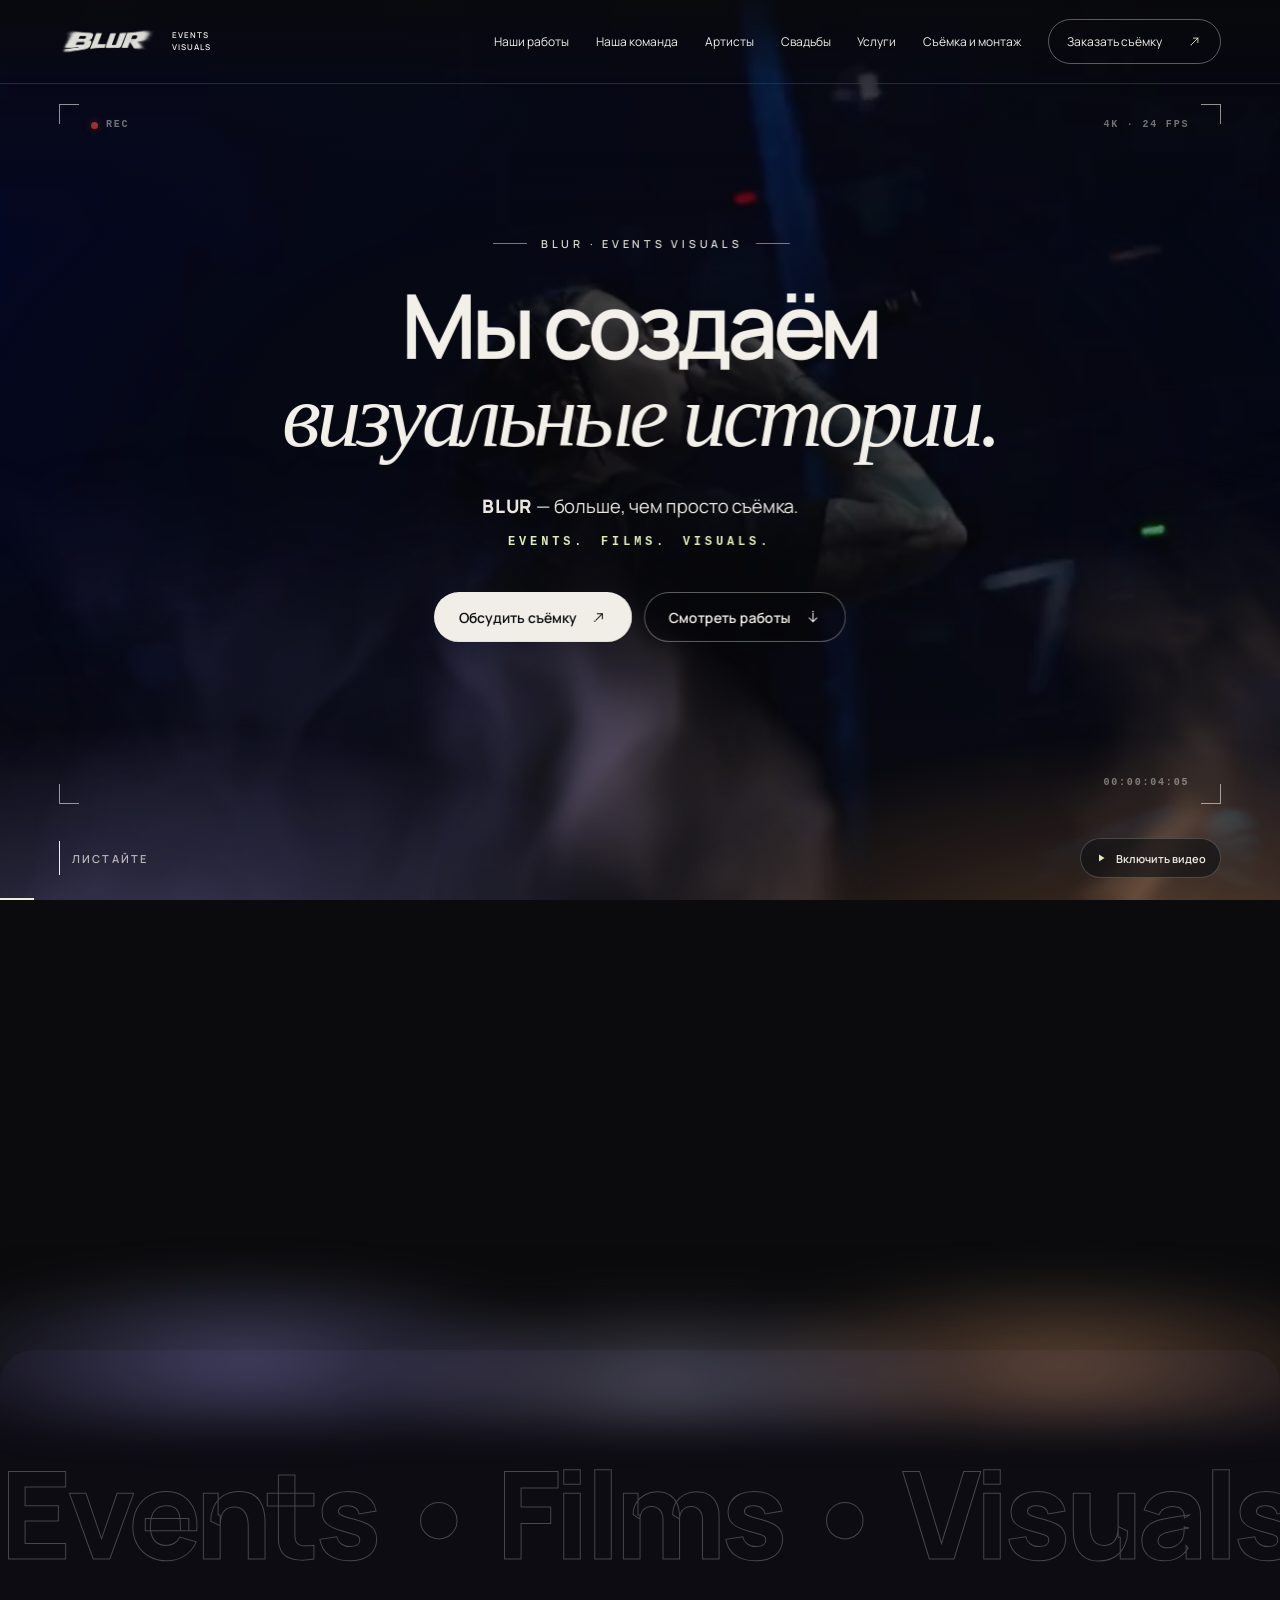
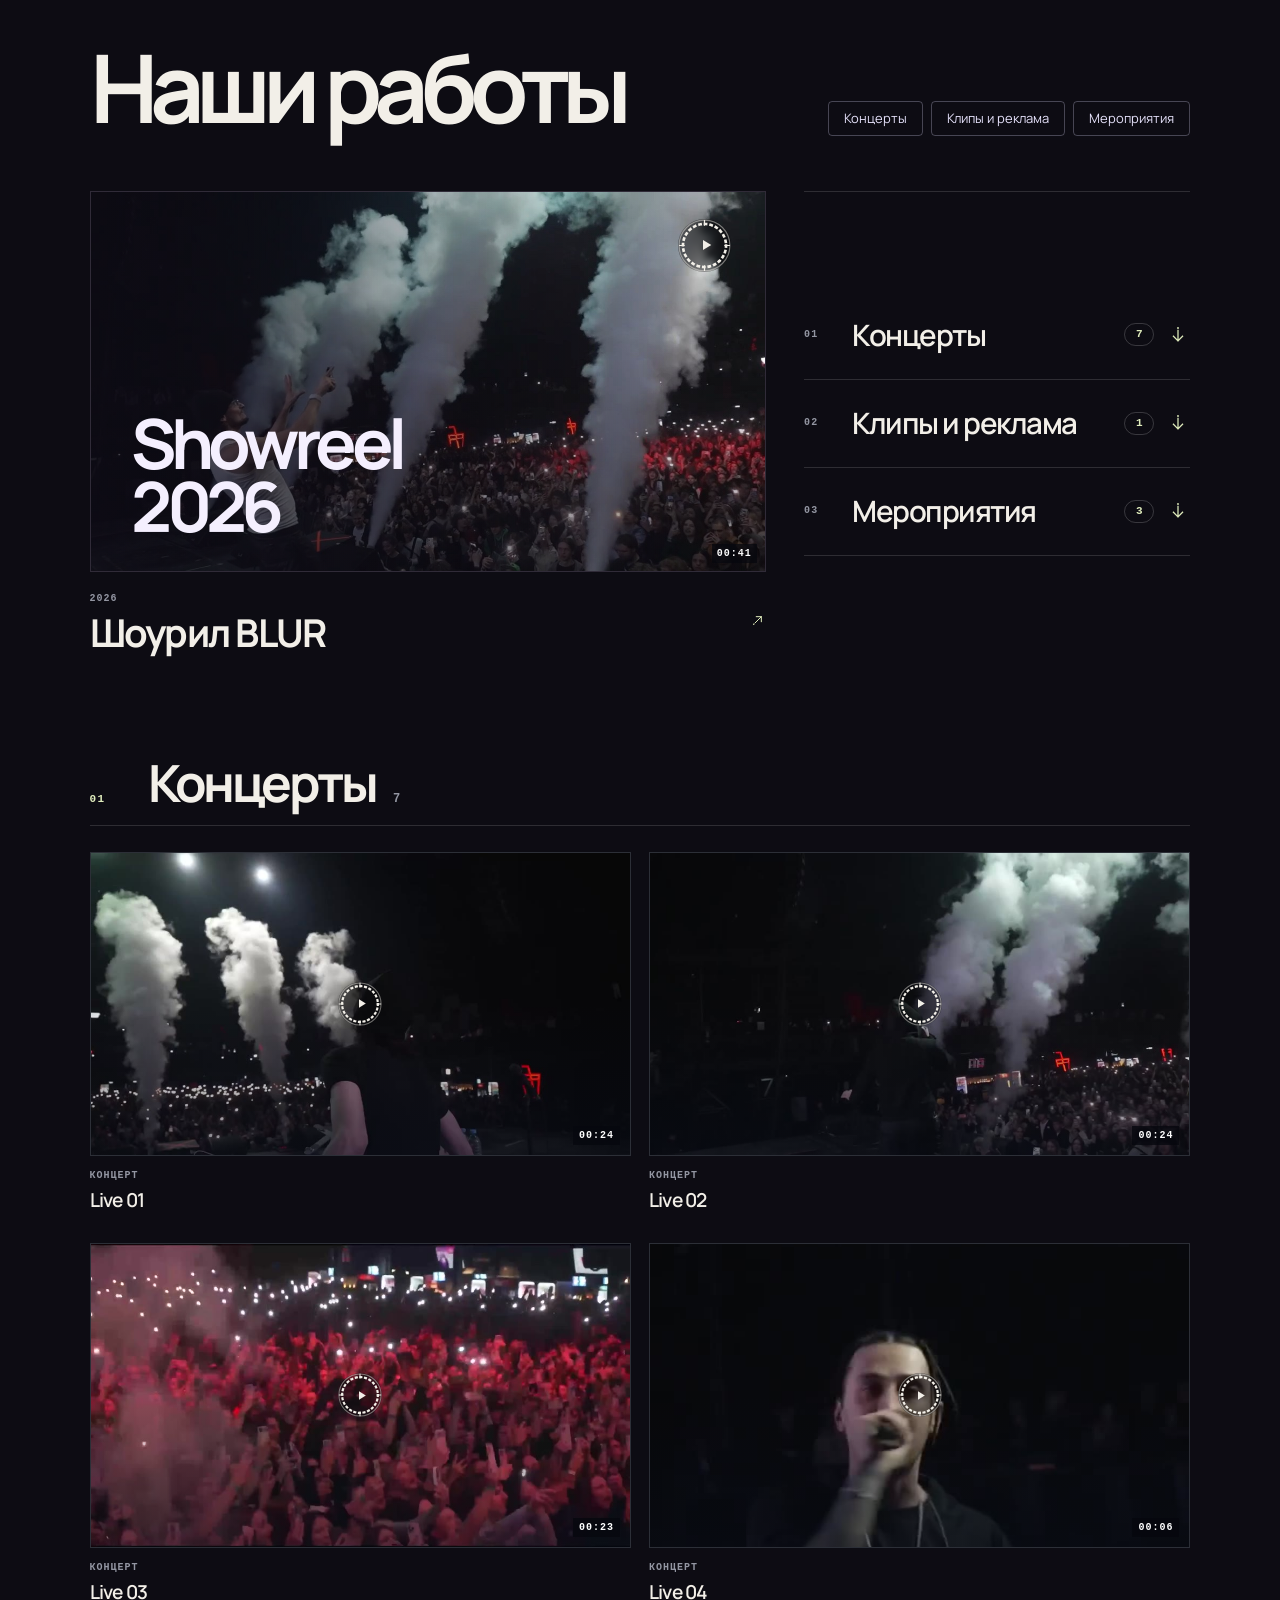
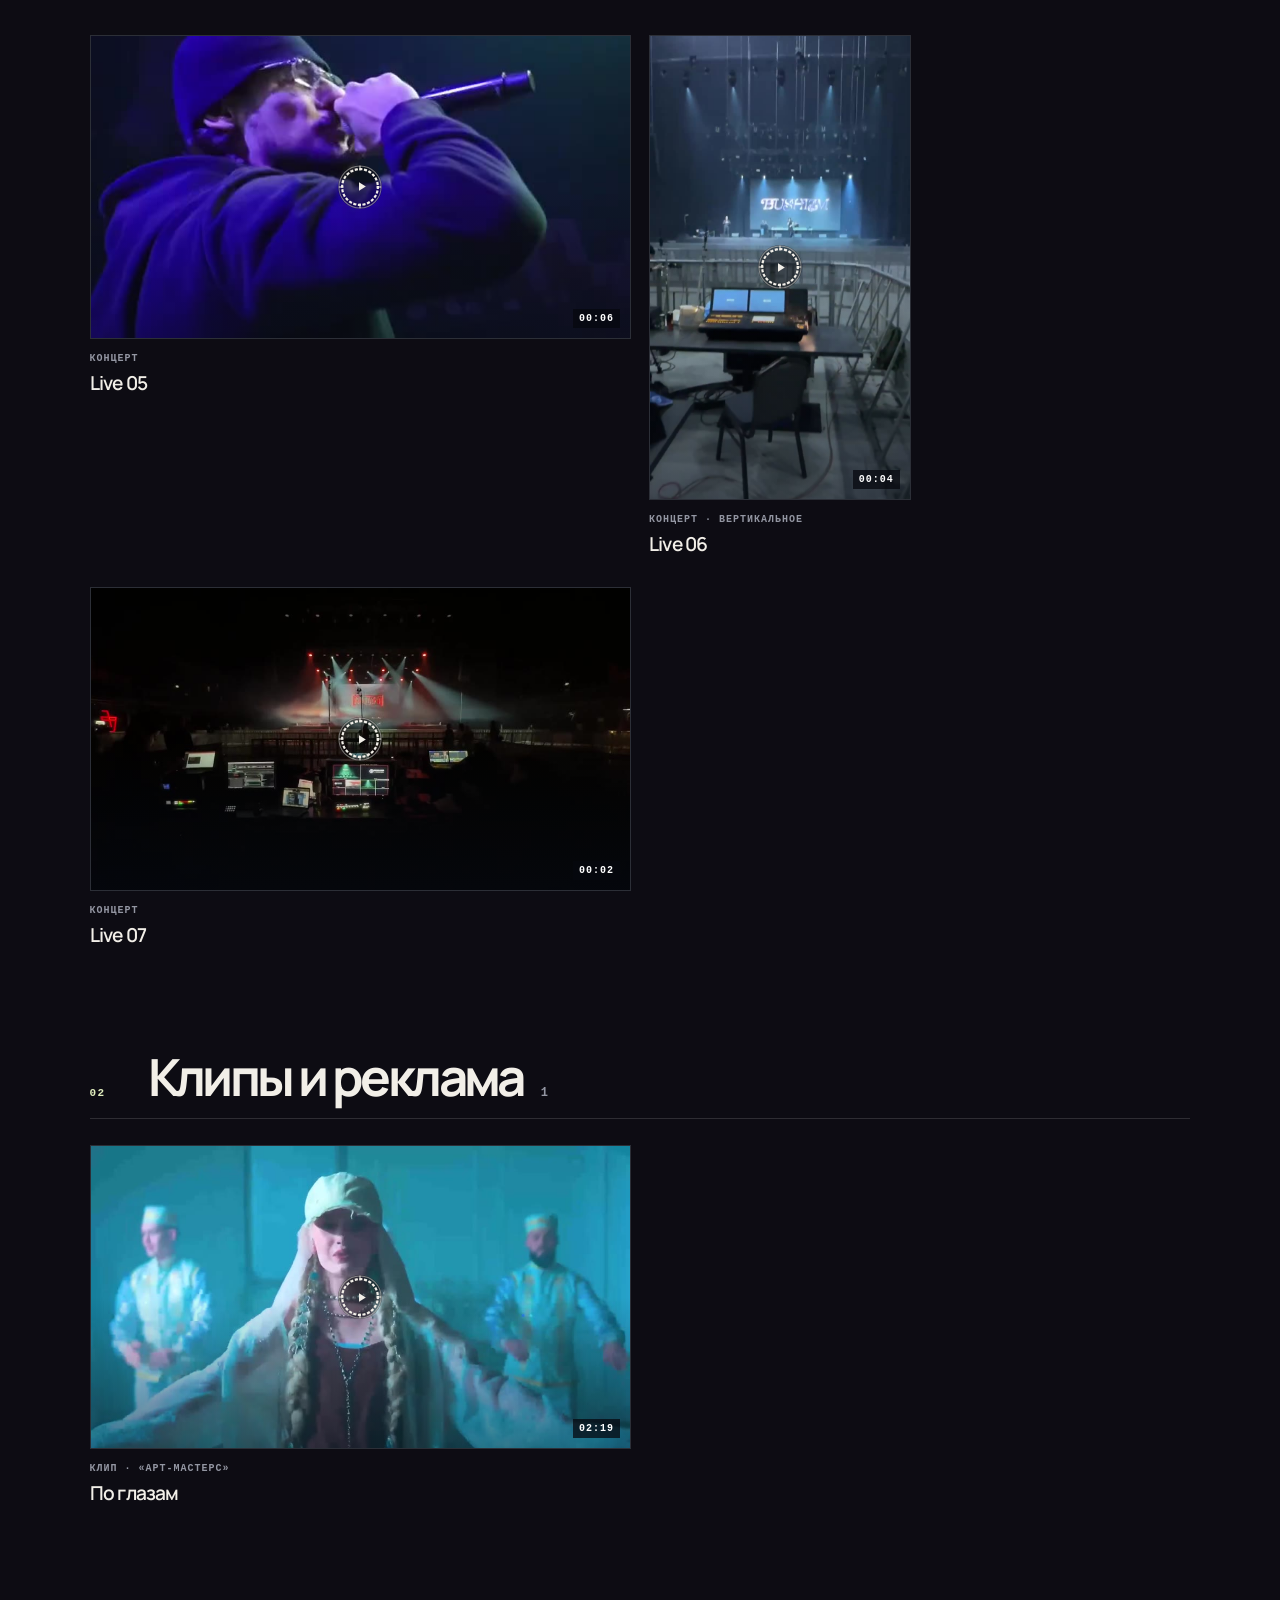
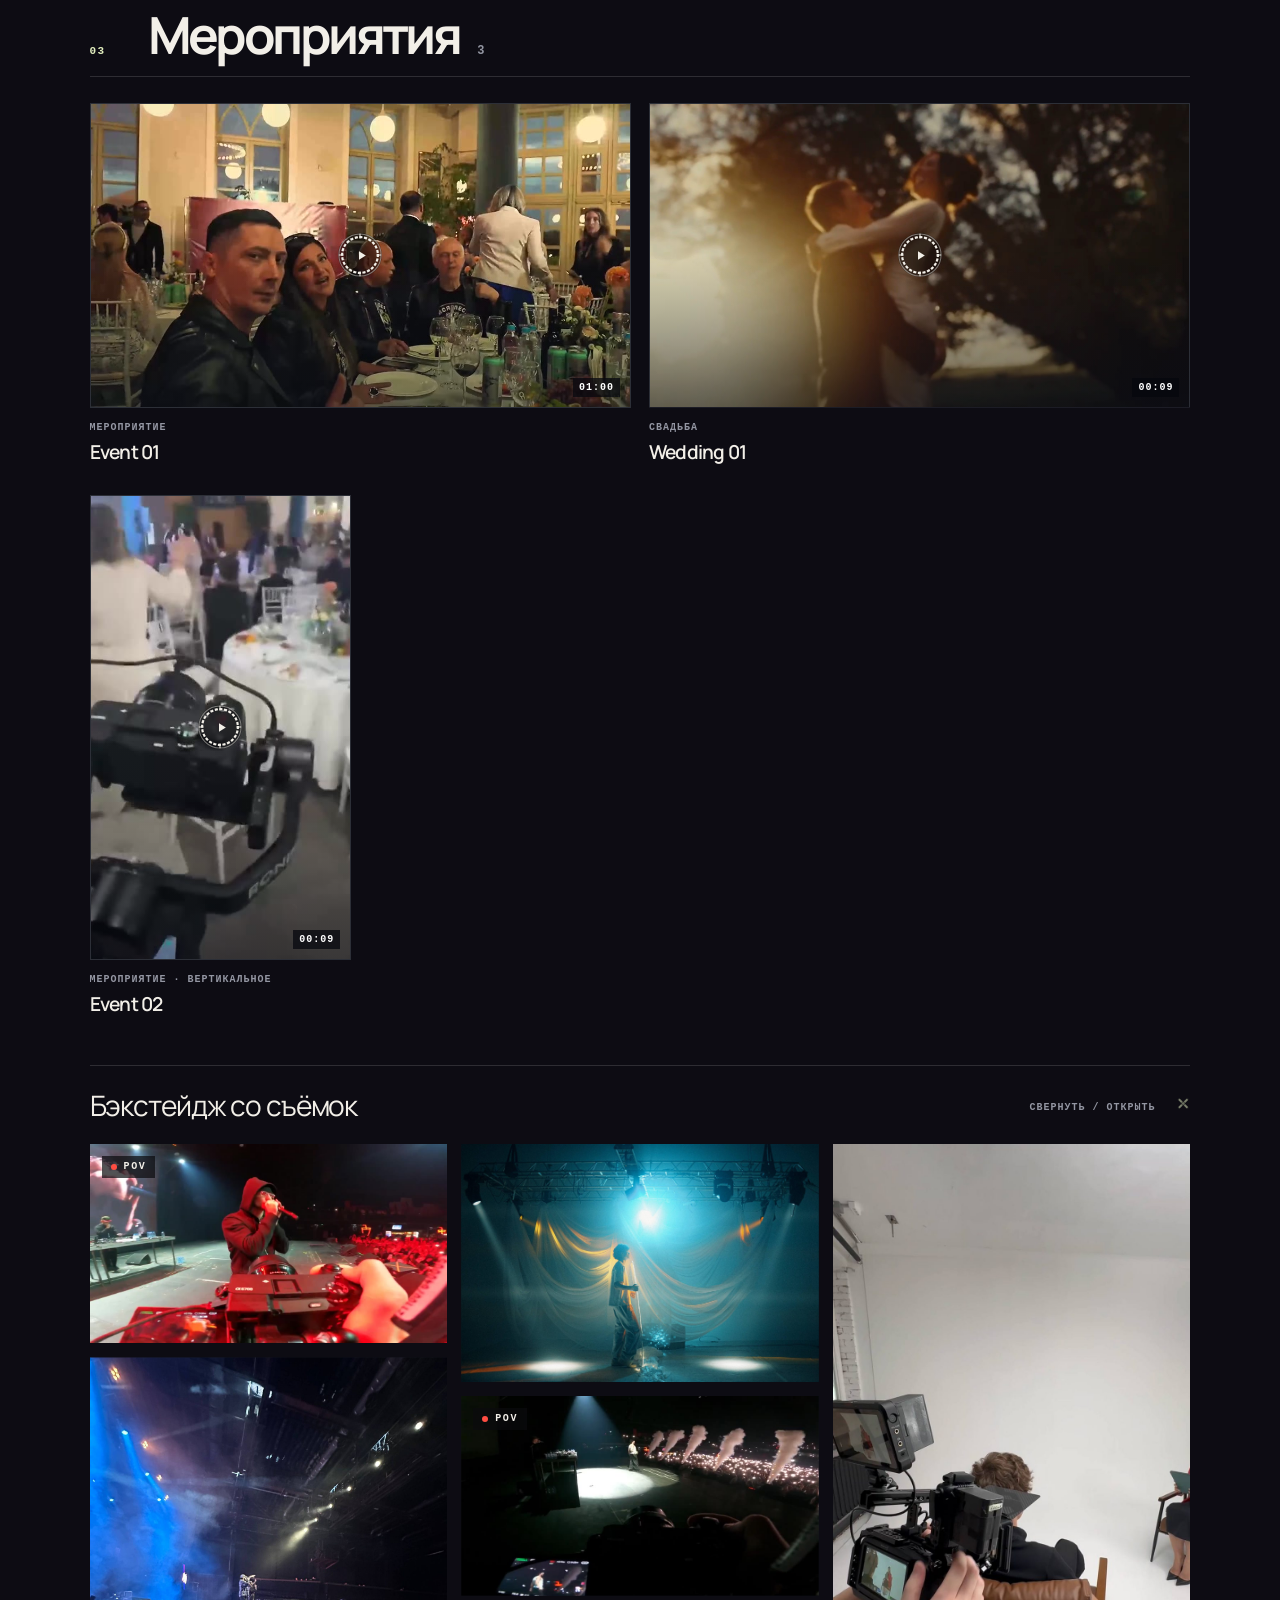
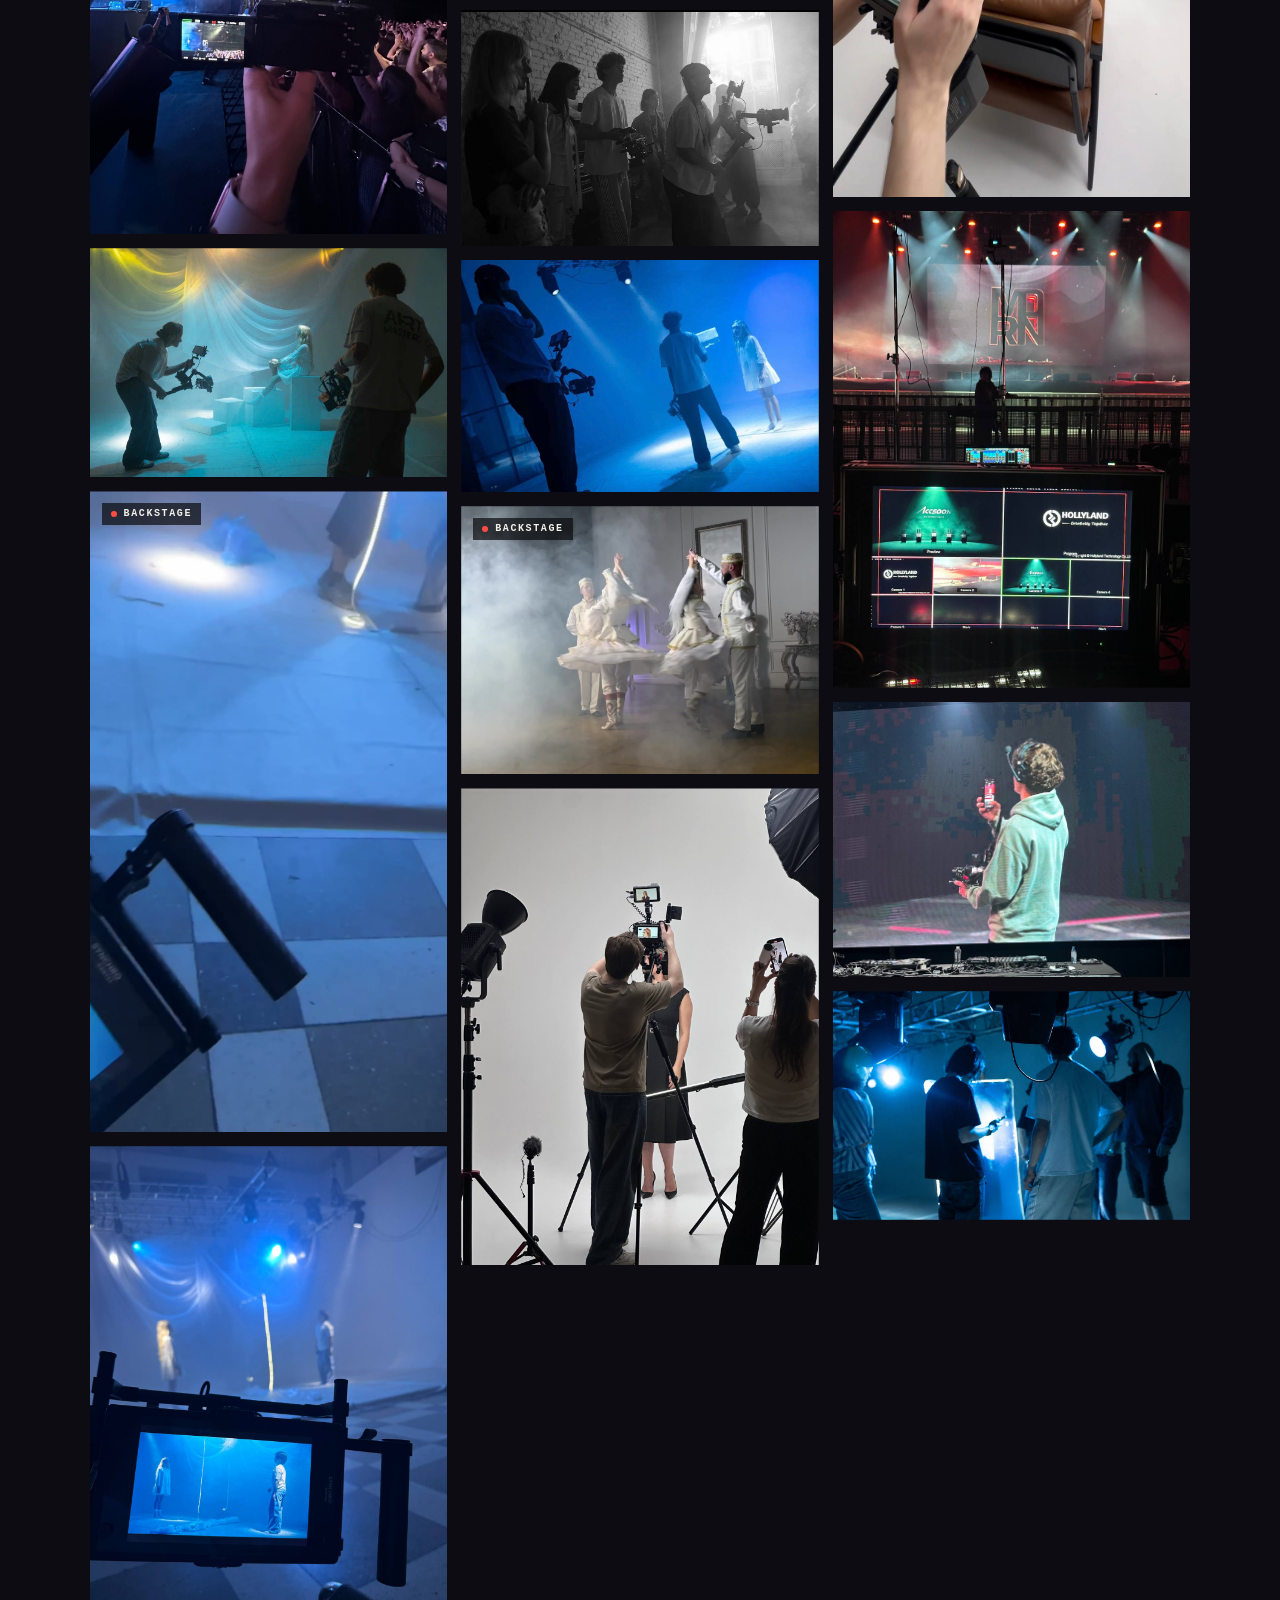
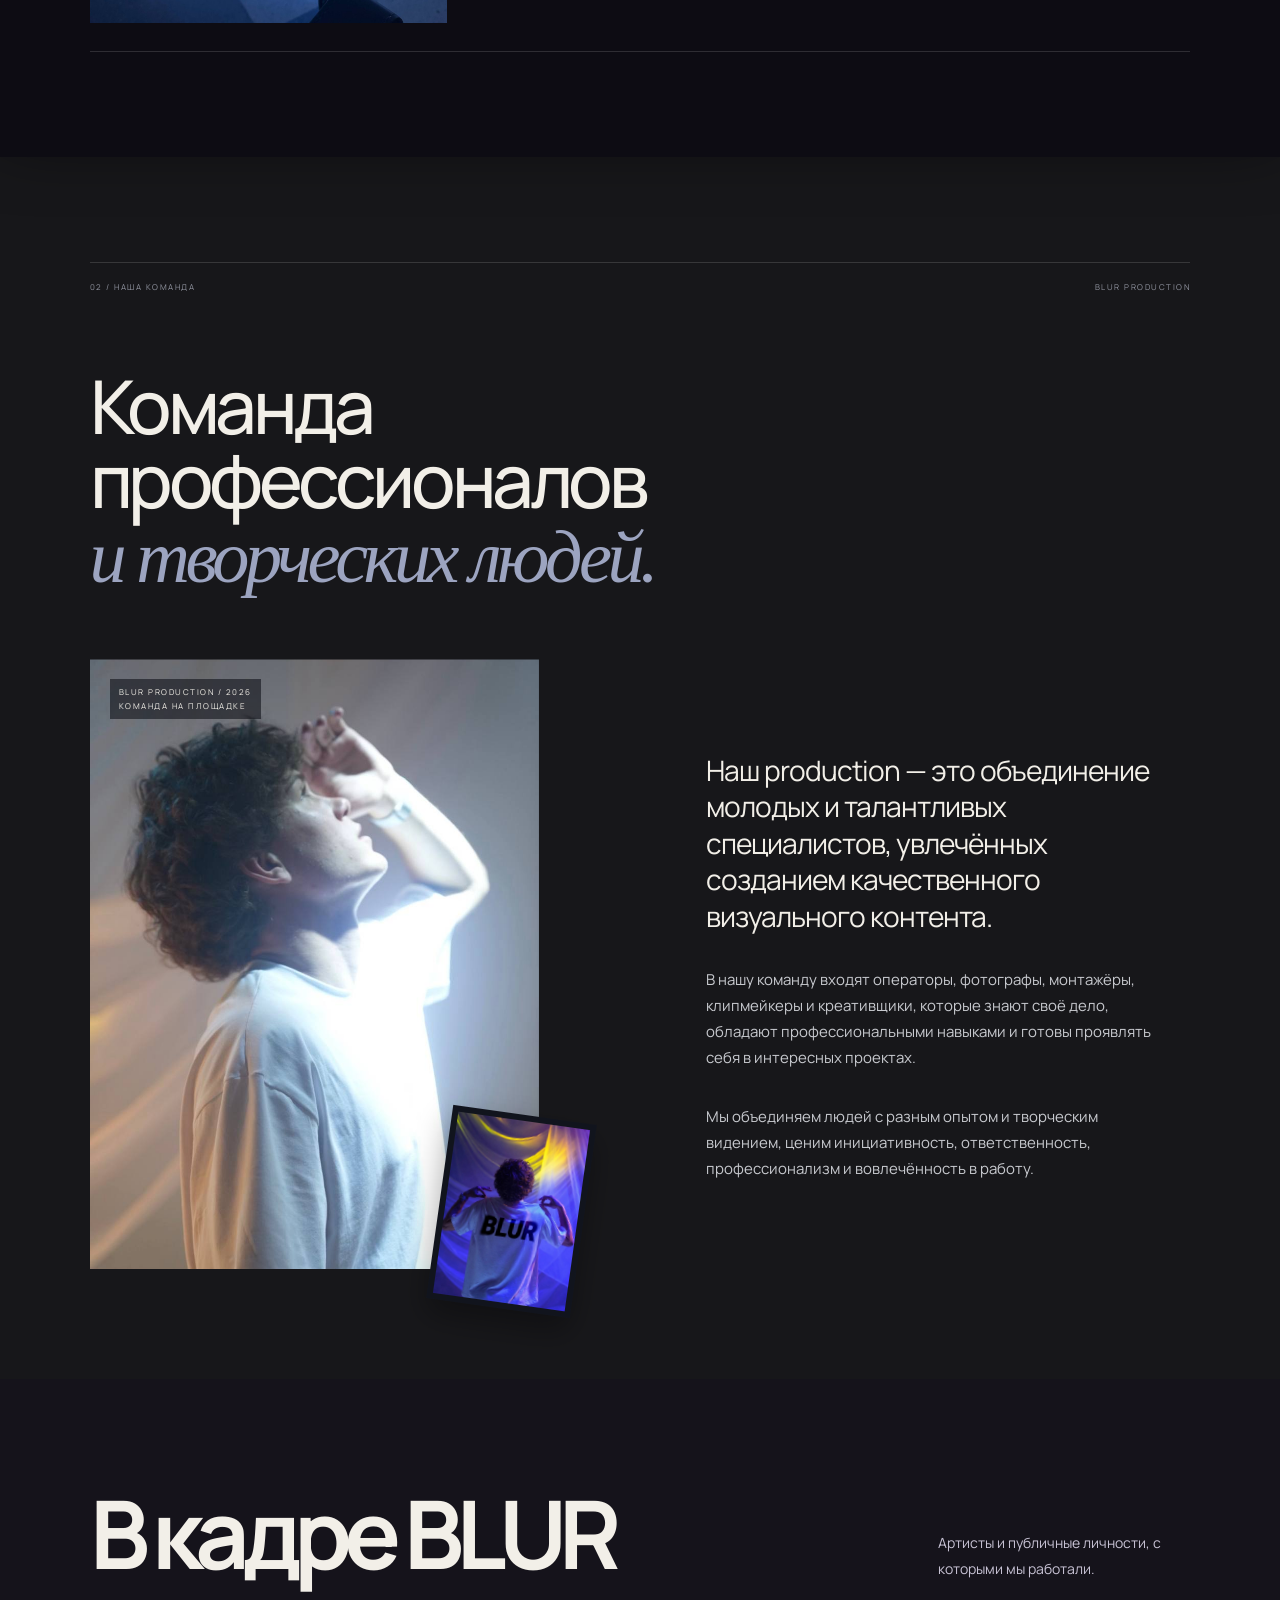
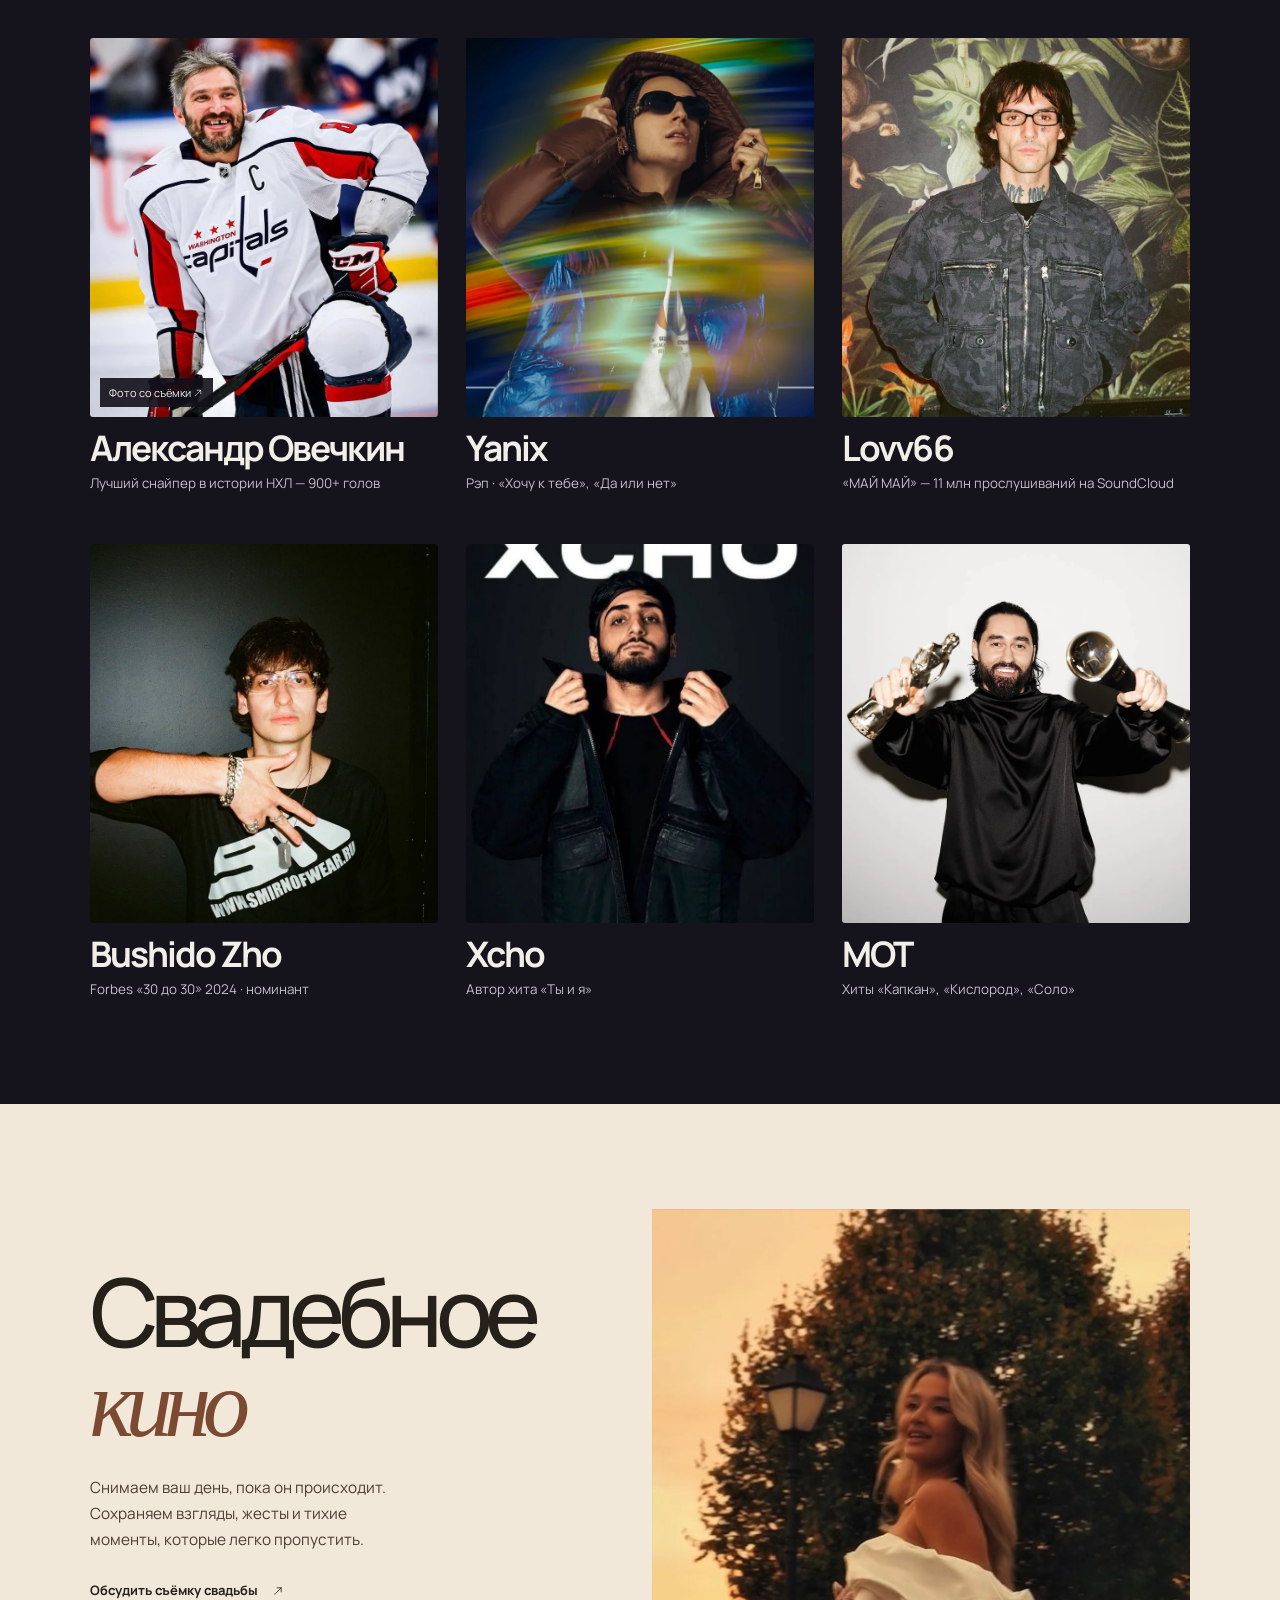
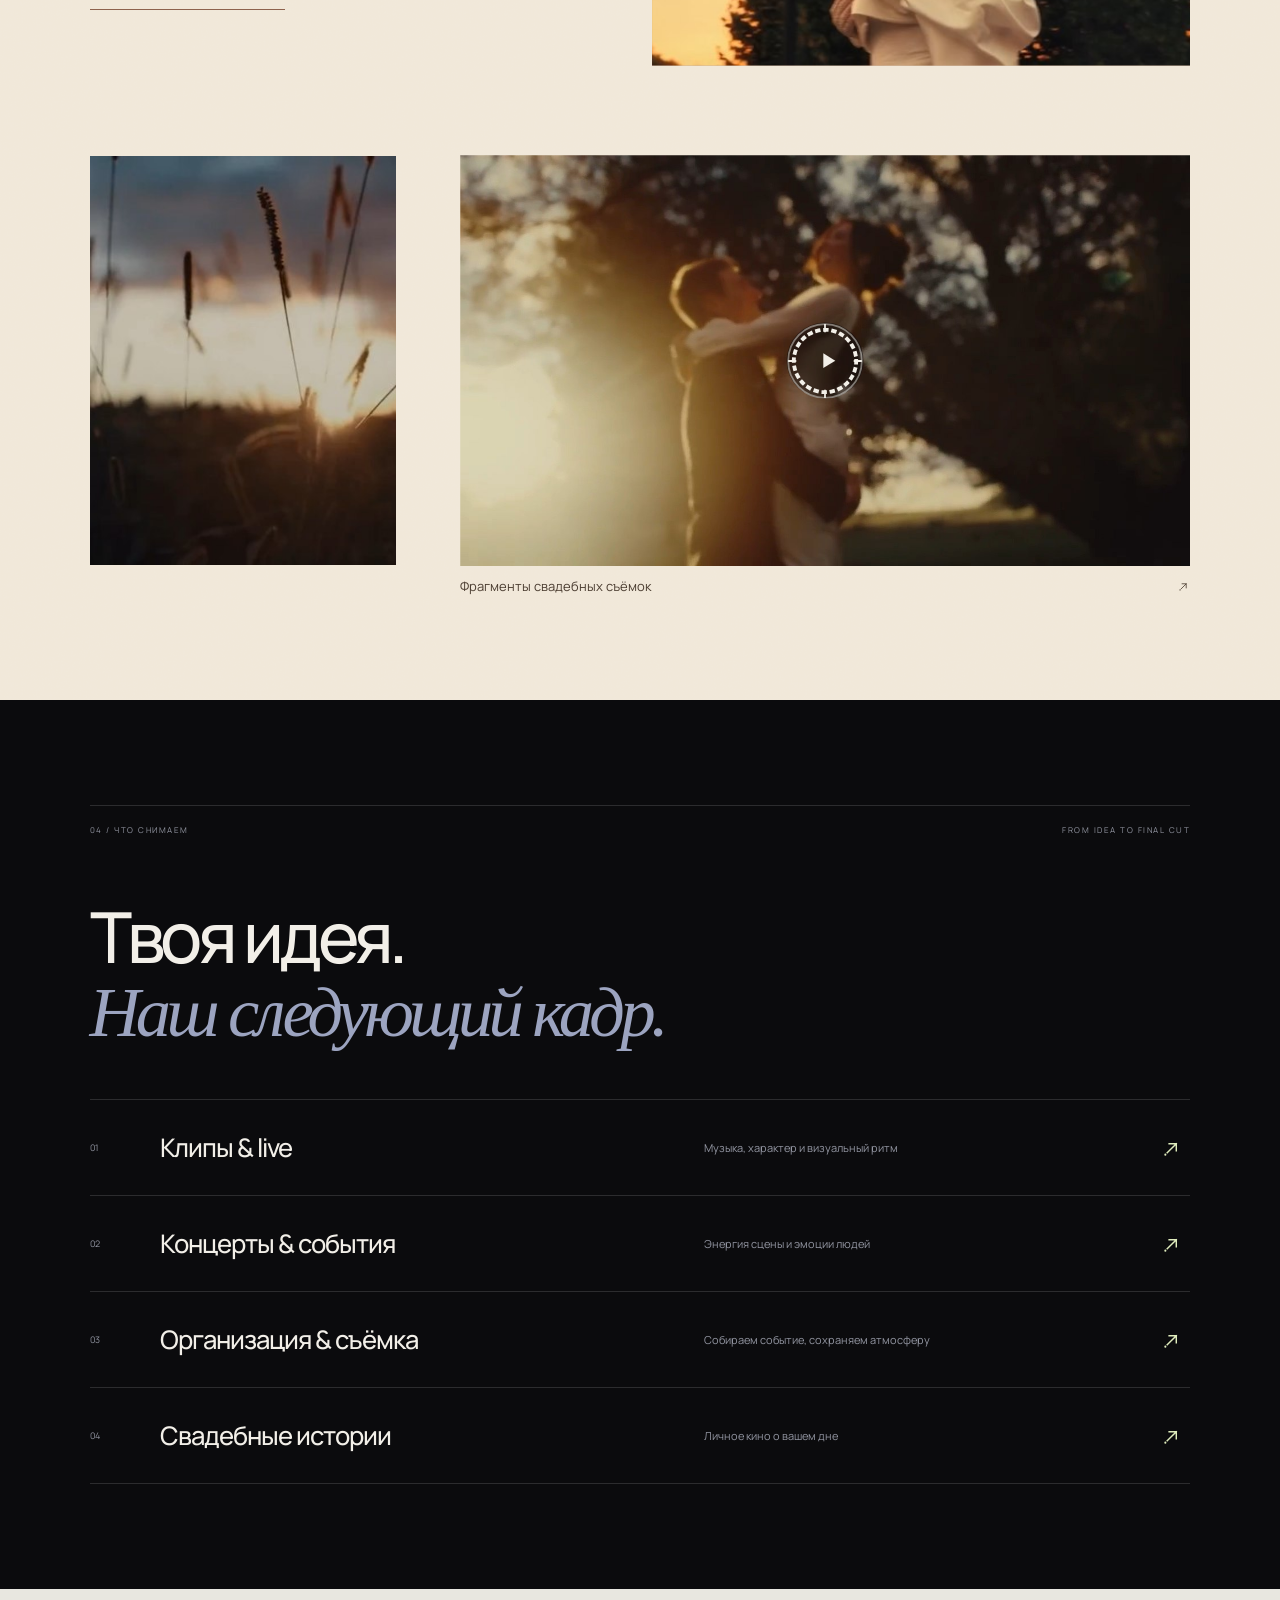
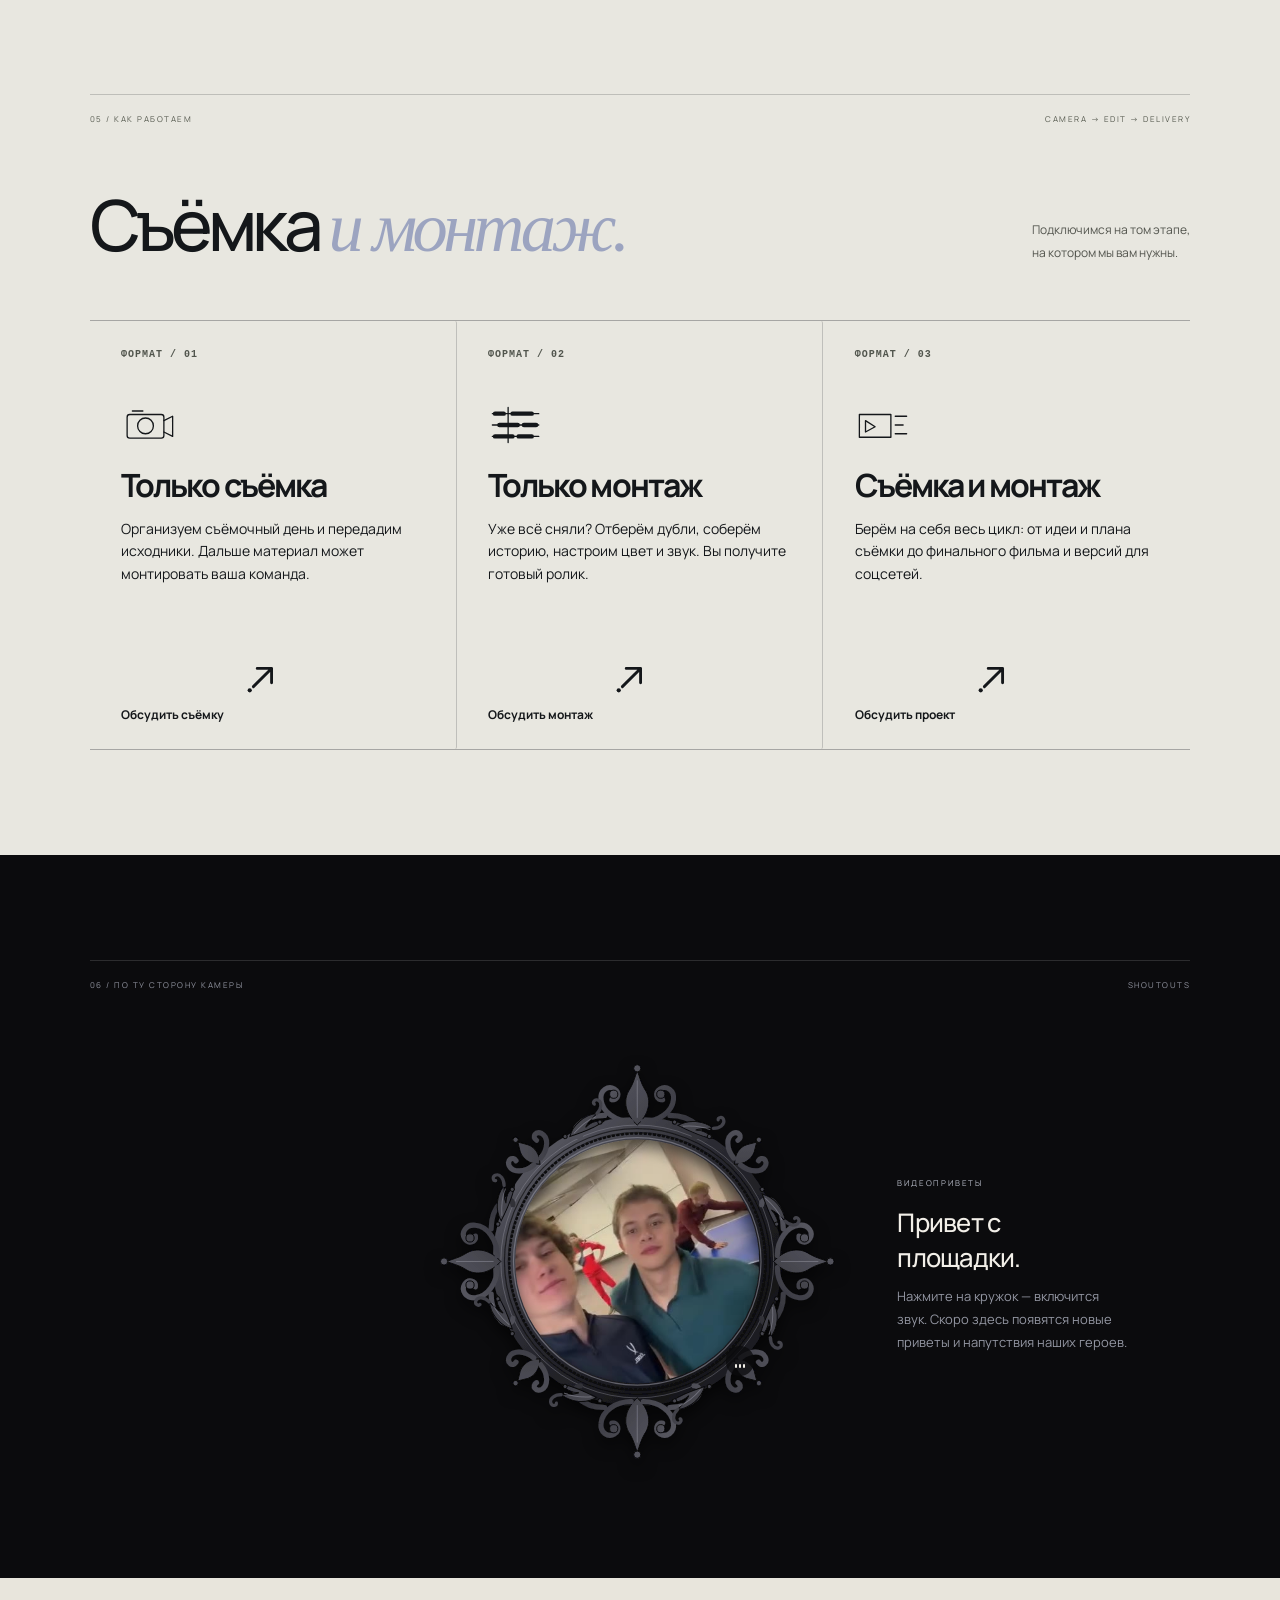
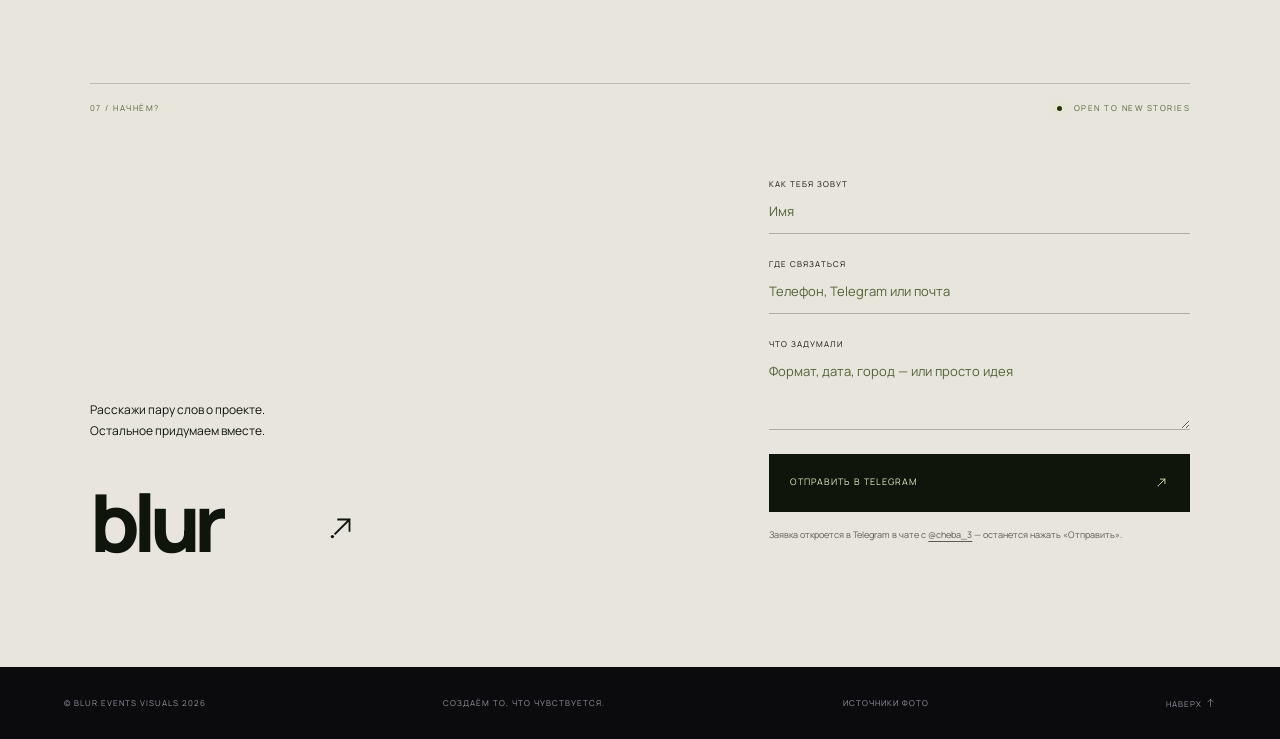
<file: index.html>
<!doctype html>
<html lang="ru"><head><meta charset="utf-8"><meta name="viewport" content="width=device-width,initial-scale=1"><meta name="theme-color" content="#090b12"><meta name="description" content="BLUR Events Visuals — мы создаём визуальные истории. Концерты, клипы, события и свадебные фильмы. Events. Films. Visuals."><title>BLUR — в центре событий</title><link rel="icon" href="data:image/svg+xml,%3Csvg xmlns='http://www.w3.org/2000/svg' viewBox='0 0 80 80'%3E%3Crect width='80' height='80' rx='18' fill='%23090b12'/%3E%3Ctext x='17' y='60' fill='%23c8fd56' font-family='Arial' font-weight='900' font-size='56'%3Eb%3C/text%3E%3C/svg%3E"><link rel="stylesheet" href="site.css"><script defer src="site.js"></script></head>
<body>
<svg class="icon-sprite" width="0" height="0" aria-hidden="true" focusable="false"><defs>
<symbol id="i-ne" viewBox="0 0 24 24"><path d="M7.5 16.5 17 7M9.5 7H17v7.5"/><circle cx="5.6" cy="18.4" r="1.1" fill="currentColor" stroke="none"/></symbol>
<symbol id="i-se" viewBox="0 0 24 24"><path d="M7.5 7.5 17 17M17 9.5V17H9.5"/><circle cx="5.6" cy="5.6" r="1.1" fill="currentColor" stroke="none"/></symbol>
<symbol id="i-down" viewBox="0 0 24 24"><path d="M12 6.5V19M6.5 13.5 12 19l5.5-5.5"/><circle cx="12" cy="3.6" r="1.1" fill="currentColor" stroke="none"/></symbol>
<symbol id="i-up" viewBox="0 0 24 24"><path d="M12 17.5V5M6.5 10.5 12 5l5.5 5.5"/><circle cx="12" cy="20.4" r="1.1" fill="currentColor" stroke="none"/></symbol>
<symbol id="i-left" viewBox="0 0 24 24"><path d="M17.5 12H5M10.5 6.5 5 12l5.5 5.5"/><circle cx="20.4" cy="12" r="1.1" fill="currentColor" stroke="none"/></symbol>
<symbol id="i-right" viewBox="0 0 24 24"><path d="M6.5 12H19M13.5 6.5 19 12l-5.5 5.5"/><circle cx="3.6" cy="12" r="1.1" fill="currentColor" stroke="none"/></symbol>
<symbol id="i-close" viewBox="0 0 24 24"><path d="m8.5 8.5 7 7m0-7-7 7M3 7.5V3h4.5M16.5 3H21v4.5M21 16.5V21h-4.5M7.5 21H3v-4.5"/></symbol>
<symbol id="i-plus" viewBox="0 0 24 24"><path d="M12 3.5v5.5M12 15v5.5M3.5 12H9M15 12h5.5"/><circle cx="12" cy="12" r="1.2" fill="currentColor" stroke="none"/></symbol>
<symbol id="i-pause" viewBox="0 0 24 24"><rect x="7.2" y="5.5" width="2.3" height="13" fill="currentColor" stroke="none"/><rect x="14.5" y="5.5" width="2.3" height="13" fill="currentColor" stroke="none"/></symbol>
<symbol id="i-play" viewBox="0 0 24 24"><path d="M8 5.2v13.6L19 12z" fill="currentColor" stroke="none"/></symbol>
<symbol id="i-ring" viewBox="0 0 48 48"><circle cx="24" cy="24" r="23" opacity=".45"/><circle cx="24" cy="24" r="19.5" stroke-dasharray="1 4.1" stroke-width="2.4"/><path d="M24 1.5v4M46.5 24h-4M24 46.5v-4M1.5 24h4"/></symbol>
</defs></svg>
<header class="header"><a href="#home" class="logo" aria-label="BLUR — главная"><img class="wordmark" src="assets/editorial/blur-mark.png" alt=""><span>EVENTS<br>VISUALS</span></a><nav id="navigation"><a href="#projects">Наши работы</a><a href="#team">Наша команда</a><a href="#artists">Артисты</a><a href="#weddings">Свадьбы</a><a href="#services">Услуги</a><a href="#formats">Съёмка и монтаж</a><a class="nav-cta" href="#contact">Заказать съёмку <b><svg class="i i-ne" aria-hidden="true" focusable="false"><use href="#i-ne"/></svg></b></a></nav><button class="menu-button" aria-expanded="false" aria-controls="navigation" aria-label="Открыть меню"><span></span><span></span></button></header>
<main>
<section class="hero-scroll" id="home" aria-labelledby="hero-title">
  <div class="hero-sticky">
    <video id="scene-film" class="hero-film" src="assets/films/blur-background.mp4"
      poster="assets/films/blur-background.jpg" autoplay muted loop playsinline
      disablepictureinpicture disableremoteplayback preload="auto" aria-hidden="true"></video>
    <div class="hero-grade" aria-hidden="true"></div>
    <canvas class="stage-smoke" width="1" height="1" aria-hidden="true"></canvas>
    <div class="hero-viewfinder" aria-hidden="true"><i></i><i></i><i></i><i></i>
      <span class="vf-rec"><b></b>REC</span><span class="vf-spec">4K · 24 FPS</span><span class="vf-tc">00:00:00:00</span>
    </div>
    <div class="hero-intro">
      <span class="hero-eyebrow fx" style="--d:.05s">BLUR · EVENTS VISUALS</span>
      <h1 id="hero-title"><span class="fx" style="--d:.2s">Мы создаём</span> <em class="fx signal-type" style="--d:.38s" data-signal="визуальные истории.">визуальные истории.</em></h1>
      <p class="hero-sub fx" style="--d:.62s"><b>BLUR</b> — больше, чем просто съёмка.</p>
      <p class="hero-tags fx" style="--d:.78s"><span>Events.</span><span>Films.</span><span>Visuals.</span></p>
      <div class="hero-actions fx" style="--d:.95s">
        <a class="hero-work-link" href="#contact">Обсудить съёмку <span aria-hidden="true"><svg class="i i-ne" aria-hidden="true" focusable="false"><use href="#i-ne"/></svg></span></a>
        <a class="hero-ghost" href="#projects">Смотреть работы <span aria-hidden="true"><svg class="i i-down" aria-hidden="true" focusable="false"><use href="#i-down"/></svg></span></a>
      </div>
    </div>
    <div class="hero-footer">
      <a class="scroll-cue" href="#projects"><i aria-hidden="true"></i>Листайте</a>
      <button id="motion-toggle" type="button"><svg class="i i-pause" aria-hidden="true" focusable="false"><use href="#i-pause"/></svg> Пауза</button>
    </div>
    <div class="hero-timeline" aria-hidden="true"><span></span></div>
  </div>
</section>
<section class="section works" id="projects"><div class="works-marquee" aria-hidden="true"><div><span>Events • Films • Visuals • </span><span>Events • Films • Visuals • </span><span>Events • Films • Visuals • </span><span>Events • Films • Visuals • </span></div></div><div class="section-heading live-heading" data-live-cut>
    <h2 class="signal-type" data-signal="Наши работы">Наши работы</h2>
    <div class="chapter-links"><a href="#works-concerts">Концерты</a><a href="#works-clips">Клипы и реклама</a><a href="#works-events">Мероприятия</a></div>
  </div><!--works:start-->
<div class="film-grid live-grid" id="live-films">
<a class="film film-1 live-feature" data-live-cut href="assets/films/blur-showreel.mp4" data-film="Шоурил BLUR" aria-label="Смотреть: Шоурил BLUR, 00:41"><div class="film-image"><img src="assets/films/live-cover.jpg" alt="" loading="lazy"><span class="live-frame-title" aria-hidden="true">Showreel<br>2026</span><span class="film-play lens" aria-hidden="true"><svg class="i i-ring ring" aria-hidden="true" focusable="false"><use href="#i-ring"/></svg><svg class="i i-play tri" aria-hidden="true" focusable="false"><use href="#i-play"/></svg></span><time>00:41</time></div><div class="film-caption"><div><small>2026</small><h3>Шоурил BLUR</h3></div><span aria-hidden="true"><svg class="i i-ne" aria-hidden="true" focusable="false"><use href="#i-ne"/></svg></span></div></a>
<nav class="cat-menu" aria-label="Категории работ">
<a href="#works-concerts"><small>01</small><span>Концерты</span><em>7</em><svg class="i i-down" aria-hidden="true" focusable="false"><use href="#i-down"/></svg></a>
<a href="#works-clips"><small>02</small><span>Клипы и реклама</span><em>1</em><svg class="i i-down" aria-hidden="true" focusable="false"><use href="#i-down"/></svg></a>
<a href="#works-events"><small>03</small><span>Мероприятия</span><em>3</em><svg class="i i-down" aria-hidden="true" focusable="false"><use href="#i-down"/></svg></a>
</nav></div>
<section class="work-cat" id="works-concerts" aria-labelledby="works-concerts-title"><header class="work-cat-head"><small>01</small><h3 id="works-concerts-title">Концерты</h3><span>7</span></header>
<div class="work-grid"><a class="work-card is-horizontal" href="assets/films/works/live-pyro.mp4" data-film="Live 01" aria-label="Смотреть: Live 01, 00:24"><div class="work-frame"><img src="assets/films/works/live-pyro.jpg" alt="" loading="lazy"><video class="film-preview" muted loop playsinline preload="none" data-preview="assets/films/works/live-pyro.mp4" aria-hidden="true"></video><span class="film-play lens" aria-hidden="true"><svg class="i i-ring ring" aria-hidden="true" focusable="false"><use href="#i-ring"/></svg><svg class="i i-play tri" aria-hidden="true" focusable="false"><use href="#i-play"/></svg></span><time>00:24</time></div><small>Концерт</small><h4>Live 01</h4></a><a class="work-card is-horizontal" href="assets/films/works/live-hood.mp4" data-film="Live 02" aria-label="Смотреть: Live 02, 00:24"><div class="work-frame"><img src="assets/films/works/live-hood.jpg" alt="" loading="lazy"><video class="film-preview" muted loop playsinline preload="none" data-preview="assets/films/works/live-hood.mp4" aria-hidden="true"></video><span class="film-play lens" aria-hidden="true"><svg class="i i-ring ring" aria-hidden="true" focusable="false"><use href="#i-ring"/></svg><svg class="i i-play tri" aria-hidden="true" focusable="false"><use href="#i-play"/></svg></span><time>00:24</time></div><small>Концерт</small><h4>Live 02</h4></a><a class="work-card is-horizontal" href="assets/films/works/energiya-zala.mp4" data-film="Live 03" aria-label="Смотреть: Live 03, 00:23"><div class="work-frame"><img src="assets/films/works/energiya-zala.jpg" alt="" loading="lazy"><video class="film-preview" muted loop playsinline preload="none" data-preview="assets/films/works/energiya-zala.mp4" aria-hidden="true"></video><span class="film-play lens" aria-hidden="true"><svg class="i i-ring ring" aria-hidden="true" focusable="false"><use href="#i-ring"/></svg><svg class="i i-play tri" aria-hidden="true" focusable="false"><use href="#i-play"/></svg></span><time>00:23</time></div><small>Концерт</small><h4>Live 03</h4></a><a class="work-card is-horizontal" href="assets/films/works/live-mic.mp4" data-film="Live 04" aria-label="Смотреть: Live 04, 00:06"><div class="work-frame"><img src="assets/films/works/live-mic.jpg" alt="" loading="lazy"><video class="film-preview" muted loop playsinline preload="none" data-preview="assets/films/works/live-mic.mp4" aria-hidden="true"></video><span class="film-play lens" aria-hidden="true"><svg class="i i-ring ring" aria-hidden="true" focusable="false"><use href="#i-ring"/></svg><svg class="i i-play tri" aria-hidden="true" focusable="false"><use href="#i-play"/></svg></span><time>00:06</time></div><small>Концерт</small><h4>Live 04</h4></a><a class="work-card is-horizontal" href="assets/films/works/live-blue.mp4" data-film="Live 05" aria-label="Смотреть: Live 05, 00:06"><div class="work-frame"><img src="assets/films/works/live-blue.jpg" alt="" loading="lazy"><video class="film-preview" muted loop playsinline preload="none" data-preview="assets/films/works/live-blue.mp4" aria-hidden="true"></video><span class="film-play lens" aria-hidden="true"><svg class="i i-ring ring" aria-hidden="true" focusable="false"><use href="#i-ring"/></svg><svg class="i i-play tri" aria-hidden="true" focusable="false"><use href="#i-play"/></svg></span><time>00:06</time></div><small>Концерт</small><h4>Live 05</h4></a><a class="work-card is-vertical" href="assets/films/works/pered-shou.mp4" data-film="Live 06" aria-label="Смотреть: Live 06, 00:04"><div class="work-frame"><img src="assets/films/works/pered-shou.jpg" alt="" loading="lazy"><video class="film-preview" muted loop playsinline preload="none" data-preview="assets/films/works/pered-shou.mp4" aria-hidden="true"></video><span class="film-play lens" aria-hidden="true"><svg class="i i-ring ring" aria-hidden="true" focusable="false"><use href="#i-ring"/></svg><svg class="i i-play tri" aria-hidden="true" focusable="false"><use href="#i-play"/></svg></span><time>00:04</time></div><small>Концерт · вертикальное</small><h4>Live 06</h4></a><a class="work-card is-horizontal" href="assets/films/works/arena.mp4" data-film="Live 07" aria-label="Смотреть: Live 07, 00:02"><div class="work-frame"><img src="assets/films/works/arena.jpg" alt="" loading="lazy"><video class="film-preview" muted loop playsinline preload="none" data-preview="assets/films/works/arena.mp4" aria-hidden="true"></video><span class="film-play lens" aria-hidden="true"><svg class="i i-ring ring" aria-hidden="true" focusable="false"><use href="#i-ring"/></svg><svg class="i i-play tri" aria-hidden="true" focusable="false"><use href="#i-play"/></svg></span><time>00:02</time></div><small>Концерт</small><h4>Live 07</h4></a></div>
</section>
<section class="work-cat" id="works-clips" aria-labelledby="works-clips-title"><header class="work-cat-head"><small>02</small><h3 id="works-clips-title">Клипы и реклама</h3><span>1</span></header>
<div class="work-grid"><a class="work-card is-horizontal" href="assets/films/works/po-glazam.mp4" data-film="По глазам" aria-label="Смотреть: По глазам, 02:19"><div class="work-frame"><img src="assets/films/works/po-glazam.jpg" alt="" loading="lazy"><video class="film-preview" muted loop playsinline preload="none" data-preview="assets/films/works/po-glazam.mp4" aria-hidden="true"></video><span class="film-play lens" aria-hidden="true"><svg class="i i-ring ring" aria-hidden="true" focusable="false"><use href="#i-ring"/></svg><svg class="i i-play tri" aria-hidden="true" focusable="false"><use href="#i-play"/></svg></span><time>02:19</time></div><small>Клип · «Арт-Мастерс»</small><h4>По глазам</h4></a></div>
</section>
<section class="work-cat" id="works-events" aria-labelledby="works-events-title"><header class="work-cat-head"><small>03</small><h3 id="works-events-title">Мероприятия</h3><span>3</span></header>
<div class="work-grid"><a class="work-card is-horizontal" href="assets/films/works/prazdnichnyy-vecher.mp4" data-film="Event 01" aria-label="Смотреть: Event 01, 01:00"><div class="work-frame"><img src="assets/films/works/prazdnichnyy-vecher.jpg" alt="" loading="lazy"><video class="film-preview" muted loop playsinline preload="none" data-preview="assets/films/works/prazdnichnyy-vecher.mp4" aria-hidden="true"></video><span class="film-play lens" aria-hidden="true"><svg class="i i-ring ring" aria-hidden="true" focusable="false"><use href="#i-ring"/></svg><svg class="i i-play tri" aria-hidden="true" focusable="false"><use href="#i-play"/></svg></span><time>01:00</time></div><small>Мероприятие</small><h4>Event 01</h4></a><a class="work-card is-horizontal" href="assets/weddings/wedding-cut.mp4" data-film="Wedding 01" aria-label="Смотреть: Wedding 01, 00:09"><div class="work-frame"><img src="assets/weddings/dance.jpg" alt="" loading="lazy"><video class="film-preview" muted loop playsinline preload="none" data-preview="assets/weddings/wedding-cut.mp4" aria-hidden="true"></video><span class="film-play lens" aria-hidden="true"><svg class="i i-ring ring" aria-hidden="true" focusable="false"><use href="#i-ring"/></svg><svg class="i i-play tri" aria-hidden="true" focusable="false"><use href="#i-play"/></svg></span><time>00:09</time></div><small>Свадьба</small><h4>Wedding 01</h4></a><a class="work-card is-vertical" href="assets/films/works/kamera-na-bankete.mp4" data-film="Event 02" aria-label="Смотреть: Event 02, 00:09"><div class="work-frame"><img src="assets/films/works/kamera-na-bankete.jpg" alt="" loading="lazy"><video class="film-preview" muted loop playsinline preload="none" data-preview="assets/films/works/kamera-na-bankete.mp4" aria-hidden="true"></video><span class="film-play lens" aria-hidden="true"><svg class="i i-ring ring" aria-hidden="true" focusable="false"><use href="#i-ring"/></svg><svg class="i i-play tri" aria-hidden="true" focusable="false"><use href="#i-play"/></svg></span><time>00:09</time></div><small>Мероприятие · вертикальное</small><h4>Event 02</h4></a></div>
</section>
<!--works:end--><details class="photo-archive" open><summary><span>Бэкстейдж со съёмок</span><small>СВЕРНУТЬ / ОТКРЫТЬ <b><svg class="i i-plus" aria-hidden="true" focusable="false"><use href="#i-plus"/></svg></b></small></summary><div class="bs-grid"><a class="bs-tile is-video" href="assets/backstage/pov-stage.mp4" data-film="Бэкстейдж: камера на сцене" aria-label="Смотреть: Бэкстейдж: камера на сцене"><span class="bs-frame"><img src="assets/backstage/pov-stage.jpg" alt="" loading="lazy"><video muted loop playsinline preload="none" data-loop="assets/backstage/pov-stage.mp4" aria-hidden="true"></video><span class="bs-badge"><b></b>POV</span></span></a><button class="bs-tile" type="button" data-gallery="backstage" data-index="0" aria-label="Открыть фото: Съёмка концерта из-за ограждения"><span class="bs-frame"><img src="assets/backstage/concert-camera.jpg" alt="Съёмка концерта из-за ограждения" loading="lazy"><span class="project-open"><svg class="i i-ne" aria-hidden="true" focusable="false"><use href="#i-ne"/></svg></span></span></button><button class="bs-tile" type="button" data-gallery="backstage" data-index="1" aria-label="Открыть фото: Операторы снимают героиню среди светлых тканей"><span class="bs-frame"><img src="assets/backstage/set-veil.jpg" alt="Операторы снимают героиню среди светлых тканей" loading="lazy"><span class="project-open"><svg class="i i-ne" aria-hidden="true" focusable="false"><use href="#i-ne"/></svg></span></span></button><a class="bs-tile is-video" href="assets/backstage/monitor-set.mp4" data-film="Бэкстейдж: синий павильон" aria-label="Смотреть: Бэкстейдж: синий павильон"><span class="bs-frame"><img src="assets/backstage/monitor-set.jpg" alt="" loading="lazy"><video muted loop playsinline preload="none" data-loop="assets/backstage/monitor-set.mp4" aria-hidden="true"></video><span class="bs-badge"><b></b>BACKSTAGE</span></span></a><button class="bs-tile" type="button" data-gallery="backstage" data-index="2" aria-label="Открыть фото: Кадр на мониторе во время съёмки клипа в синем свете"><span class="bs-frame"><img src="assets/backstage/monitor-blue.jpg" alt="Кадр на мониторе во время съёмки клипа в синем свете" loading="lazy"><span class="project-open"><svg class="i i-ne" aria-hidden="true" focusable="false"><use href="#i-ne"/></svg></span></span></button><button class="bs-tile" type="button" data-gallery="backstage" data-index="3" aria-label="Открыть фото: Герой клипа под сценическим светом"><span class="bs-frame"><img src="assets/backstage/stage-light.jpg" alt="Герой клипа под сценическим светом" loading="lazy"><span class="project-open"><svg class="i i-ne" aria-hidden="true" focusable="false"><use href="#i-ne"/></svg></span></span></button><a class="bs-tile is-video" href="assets/backstage/pov-crowd.mp4" data-film="Бэкстейдж: вид со сцены на зал" aria-label="Смотреть: Бэкстейдж: вид со сцены на зал"><span class="bs-frame"><img src="assets/backstage/pov-crowd.jpg" alt="" loading="lazy"><video muted loop playsinline preload="none" data-loop="assets/backstage/pov-crowd.mp4" aria-hidden="true"></video><span class="bs-badge"><b></b>POV</span></span></a><button class="bs-tile" type="button" data-gallery="backstage" data-index="4" aria-label="Открыть фото: Команда на площадке, чёрно-белый кадр"><span class="bs-frame"><img src="assets/backstage/team-bw.jpg" alt="Команда на площадке, чёрно-белый кадр" loading="lazy"><span class="project-open"><svg class="i i-ne" aria-hidden="true" focusable="false"><use href="#i-ne"/></svg></span></span></button><button class="bs-tile" type="button" data-gallery="backstage" data-index="5" aria-label="Открыть фото: Съёмка клипа в синем павильоне"><span class="bs-frame"><img src="assets/backstage/set-blue.jpg" alt="Съёмка клипа в синем павильоне" loading="lazy"><span class="project-open"><svg class="i i-ne" aria-hidden="true" focusable="false"><use href="#i-ne"/></svg></span></span></button><a class="bs-tile is-video" href="assets/backstage/smoke-dance.mp4" data-film="Бэкстейдж: танец в дыму" aria-label="Смотреть: Бэкстейдж: танец в дыму"><span class="bs-frame"><img src="assets/backstage/smoke-dance.jpg" alt="" loading="lazy"><video muted loop playsinline preload="none" data-loop="assets/backstage/smoke-dance.mp4" aria-hidden="true"></video><span class="bs-badge"><b></b>BACKSTAGE</span></span></a><button class="bs-tile" type="button" data-gallery="backstage" data-index="6" aria-label="Открыть фото: Съёмка интервью в белой студии"><span class="bs-frame"><img src="assets/backstage/studio-interview.jpg" alt="Съёмка интервью в белой студии" loading="lazy"><span class="project-open"><svg class="i i-ne" aria-hidden="true" focusable="false"><use href="#i-ne"/></svg></span></span></button><button class="bs-tile" type="button" data-gallery="backstage" data-index="7" aria-label="Открыть фото: Оператор настраивает камеру перед интервью"><span class="bs-frame"><img src="assets/backstage/studio-hands.jpg" alt="Оператор настраивает камеру перед интервью" loading="lazy"><span class="project-open"><svg class="i i-ne" aria-hidden="true" focusable="false"><use href="#i-ne"/></svg></span></span></button><button class="bs-tile" type="button" data-gallery="backstage" data-index="8" aria-label="Открыть фото: Мультикамерная съёмка концерта"><span class="bs-frame"><img src="assets/live-stage.jpg" alt="Мультикамерная съёмка концерта" loading="lazy"><span class="project-open"><svg class="i i-ne" aria-hidden="true" focusable="false"><use href="#i-ne"/></svg></span></span></button><button class="bs-tile" type="button" data-gallery="backstage" data-index="9" aria-label="Открыть фото: Оператор на большом экране сцены"><span class="bs-frame"><img src="assets/editorial/stage-feed.jpg" alt="Оператор на большом экране сцены" loading="lazy"><span class="project-open"><svg class="i i-ne" aria-hidden="true" focusable="false"><use href="#i-ne"/></svg></span></span></button><button class="bs-tile" type="button" data-gallery="backstage" data-index="10" aria-label="Открыть фото: Площадка клипа в синем свете"><span class="bs-frame"><img src="assets/backstage-blue.jpg" alt="Площадка клипа в синем свете" loading="lazy"><span class="project-open"><svg class="i i-ne" aria-hidden="true" focusable="false"><use href="#i-ne"/></svg></span></span></button></div></details></section>
<section class="about section" id="team"><div class="section-top"><span>02 / НАША КОМАНДА</span><span>BLUR PRODUCTION</span></div>
<h2 class="team-title">Команда профессионалов <em>и творческих людей.</em></h2>
<div class="about-grid"><div class="portrait"><img src="assets/pasha-portrait.jpg" alt="Оператор BLUR в свете софита" loading="lazy"><span>BLUR PRODUCTION / 2026<br>КОМАНДА НА ПЛОЩАДКЕ</span><img class="portrait-stamp" src="assets/blur-shirt.jpg" alt="Павел на площадке BLUR" loading="lazy"></div><div class="about-copy team-copy"><p class="team-lead">Наш production — это объединение молодых и талантливых специалистов, увлечённых созданием качественного визуального контента.</p><p>В нашу команду входят операторы, фотографы, монтажёры, клипмейкеры и креативщики, которые знают своё дело, обладают профессиональными навыками и готовы проявлять себя в интересных проектах.</p><p>Мы объединяем людей с разным опытом и творческим видением, ценим инициативность, ответственность, профессионализм и вовлечённость в работу.</p></div></div>
</section>
<section class="section artists cast" id="artists">
  <div class="section-heading" data-live-cut>
    <h2 class="signal-type" data-signal="В кадре BLUR">В кадре BLUR</h2>
    <p>Артисты и публичные личности, с которыми мы работали.</p>
  </div>
  <div class="cast-grid">
    <article class="cast-card cast-ovechkin">
      <a class="cast-photo" href="assets/editorial/hockey-a.jpg" data-gallery="hockey" data-index="0"
        aria-label="Открыть фотографии со съёмки Александра Овечкина">
        <img src="assets/portraits/ovechkin.webp" alt="Александр Овечкин" loading="lazy" decoding="async">
        <span class="cast-gallery">Фото со съёмки <svg class="i i-ne" aria-hidden="true" focusable="false"><use href="#i-ne"/></svg></span>
      </a>
      <h3>Александр Овечкин</h3>
      <p>Лучший снайпер в истории НХЛ — 900+ голов</p>
    </article>
    <article class="cast-card cast-yanix">
      <div class="cast-photo"><img src="assets/portraits/yanix.webp" alt="Портрет Yanix" loading="lazy" decoding="async"></div>
      <h3>Yanix</h3>
      <p>Рэп · «Хочу к тебе», «Да или нет»</p>
    </article>
    <article class="cast-card cast-lovv66">
      <div class="cast-photo"><img src="assets/portraits/new-camo.webp" alt="Lovv66" loading="lazy" decoding="async"></div>
      <h3>Lovv66</h3>
      <p>«МАЙ МАЙ» — 11 млн прослушиваний на SoundCloud</p>
    </article>
    <article class="cast-card cast-bushido">
      <div class="cast-photo"><img src="assets/portraits/bushido-new.webp" alt="Bushido Zho" loading="lazy" decoding="async"></div>
      <h3>Bushido Zho</h3>
      <p>Forbes «30 до 30» 2024 · номинант</p>
    </article>
    <article class="cast-card cast-xcho">
      <div class="cast-photo"><img src="assets/portraits/xcho-new.webp" alt="Портрет Xcho" loading="lazy" decoding="async"></div>
      <h3>Xcho</h3>
      <p>Автор хита «Ты и я»</p>
    </article>
    <article class="cast-card cast-mot">
      <div class="cast-photo"><img src="assets/portraits/new-trophies.webp" alt="МОТ" loading="lazy" decoding="async"></div>
      <h3>МОТ</h3>
      <p>Хиты «Капкан», «Кислород», «Соло»</p>
    </article>
  </div>
</section>
<section class="section weddings" id="weddings">
  <div class="wedding-heading">
    <div class="wedding-copy" data-wedding-reveal>
      <h2>Свадебное <em>кино</em></h2>
      <p>Снимаем ваш день, пока он происходит. Сохраняем взгляды, жесты и тихие моменты, которые легко пропустить.</p>
      <a class="wedding-cta" href="#contact" data-service="Свадебная съёмка">Обсудить съёмку свадьбы <span aria-hidden="true"><svg class="i i-ne" aria-hidden="true" focusable="false"><use href="#i-ne"/></svg></span></a>
    </div>
    <figure class="wedding-still" data-wedding-reveal>
      <img src="assets/weddings/bride.jpg" alt="Невеста оборачивается в свете заката" loading="lazy" decoding="async">
    </figure>
  </div>
  <div class="wedding-story">
    <figure class="wedding-detail" data-wedding-reveal>
      <img src="assets/weddings/sunset.jpg" alt="Колосья на фоне вечернего неба" loading="lazy" decoding="async">
    </figure>
    <a class="wedding-film" href="assets/weddings/wedding-cut.mp4" data-film="Фрагменты свадебных съёмок BLUR"
    aria-label="Смотреть фрагменты свадебных съёмок">
    <div class="wedding-frame" data-wedding-reveal>
      <img src="assets/weddings/dance.jpg" alt="" loading="lazy" decoding="async">
      <span class="wedding-play lens" aria-hidden="true"><svg class="i i-ring ring" aria-hidden="true" focusable="false"><use href="#i-ring"/></svg><svg class="i i-play tri" aria-hidden="true" focusable="false"><use href="#i-play"/></svg></span>
    </div>
    <span class="wedding-caption">Фрагменты свадебных съёмок <span aria-hidden="true"><svg class="i i-ne" aria-hidden="true" focusable="false"><use href="#i-ne"/></svg></span></span>
    </a>
  </div>
</section>
<section class="services section" id="services"><div class="section-top"><span>04 / ЧТО СНИМАЕМ</span><span>FROM IDEA TO FINAL CUT</span></div><h2 class="reveal">Твоя идея.<br><em>Наш следующий кадр.</em></h2><div class="service-list"><a href="#contact" data-service="Клип или live-видео"><span>01</span><h3>Клипы & live</h3><p>Музыка, характер и визуальный ритм</p><b><svg class="i i-ne" aria-hidden="true" focusable="false"><use href="#i-ne"/></svg></b></a><a href="#contact" data-service="Концерт или мероприятие"><span>02</span><h3>Концерты & события</h3><p>Энергия сцены и эмоции людей</p><b><svg class="i i-ne" aria-hidden="true" focusable="false"><use href="#i-ne"/></svg></b></a><a href="#contact" data-service="Организация и съёмка"><span>03</span><h3>Организация & съёмка</h3><p>Собираем событие, сохраняем атмосферу</p><b><svg class="i i-ne" aria-hidden="true" focusable="false"><use href="#i-ne"/></svg></b></a><a href="#contact" data-service="Свадебная съёмка"><span>04</span><h3>Свадебные истории</h3><p>Личное кино о вашем дне</p><b><svg class="i i-ne" aria-hidden="true" focusable="false"><use href="#i-ne"/></svg></b></a></div></section>
<section class="section formats" id="formats"><div class="section-top"><span>05 / КАК РАБОТАЕМ</span><span>CAMERA → EDIT → DELIVERY</span></div><div class="section-heading"><h2>Съёмка <em>и монтаж.</em></h2><p>Подключимся на том этапе,<br>на котором мы вам нужны.</p></div><div class="format-grid"><a class="format-card camera" href="#contact" data-service="Только съёмка"><small>ФОРМАТ / 01</small><svg aria-hidden="true" viewBox="0 0 64 50"><rect x="7" y="13" width="42" height="27" rx="3"/><circle cx="28" cy="26" r="9"/><path d="m49 20 10-5v23l-10-5M13 9h12"/></svg><h3>Только съёмка</h3><p>Организуем съёмочный день и передадим исходники. Дальше материал может монтировать ваша команда.</p><strong>Обсудить съёмку <span><svg class="i i-ne" aria-hidden="true" focusable="false"><use href="#i-ne"/></svg></span></strong></a><a class="format-card edit" href="#contact" data-service="Только монтаж"><small>ФОРМАТ / 02</small><svg aria-hidden="true" viewBox="0 0 64 50"><path d="M5 12h53M5 25h53M5 38h53M23 5v40"/><path stroke-width="5" d="M8 12h10m10 0h22M13 25h21m7 0h14M8 38h20m7 0h15"/></svg><h3>Только монтаж</h3><p>Уже всё сняли? Отберём дубли, соберём историю, настроим цвет и звук. Вы получите готовый ролик.</p><strong>Обсудить монтаж <span><svg class="i i-ne" aria-hidden="true" focusable="false"><use href="#i-ne"/></svg></span></strong></a><a class="format-card full" href="#contact" data-service="Съёмка и монтаж"><small>ФОРМАТ / 03</small><svg aria-hidden="true" viewBox="0 0 64 50"><path d="M5 13h36v26H5zM12 20l11 7-11 6zM46 15h13M46 25h9M46 35h13"/></svg><h3>Съёмка и монтаж</h3><p>Берём на себя весь цикл: от идеи и плана съёмки до финального фильма и версий для соцсетей.</p><strong>Обсудить проект <span><svg class="i i-ne" aria-hidden="true" focusable="false"><use href="#i-ne"/></svg></span></strong></a></div></section>
<section class="voices section" id="voices"><div class="section-top"><span>06 / ПО ТУ СТОРОНУ КАМЕРЫ</span><span>SHOUTOUTS</span></div><div class="voices-grid"><h2>Люди.<br>Приветы.<br><em>Любовь.</em></h2><div class="voices-wall"><div class="voice-stage"><svg class="voice-frame" viewBox="-170 -170 340 340" aria-hidden="true" focusable="false">
<defs>
<linearGradient id="fm" x1="0" y1="-1" x2="0.4" y2="1" gradientUnits="objectBoundingBox">
<stop offset="0" stop-color="#6d6d78"/><stop offset=".35" stop-color="#26262d"/><stop offset=".6" stop-color="#121216"/><stop offset="1" stop-color="#4a4a54"/></linearGradient>
<linearGradient id="fm2" x1="-170" y1="-170" x2="170" y2="170" gradientUnits="userSpaceOnUse">
<stop offset="0" stop-color="#8a8a96"/><stop offset=".45" stop-color="#2a2a31"/><stop offset=".7" stop-color="#141418"/><stop offset="1" stop-color="#5c5c68"/></linearGradient>
<filter id="fs" x="-20%" y="-20%" width="140%" height="140%"><feDropShadow dx="0" dy="6" stdDeviation="6" flood-color="#000" flood-opacity=".6"/></filter>
</defs>
<g filter="url(#fs)">
<circle r="110" fill="none" stroke="url(#fm2)" stroke-width="18"/>
<circle r="113" fill="none" stroke="#a5a5b2" stroke-opacity=".35" stroke-width=".8"/>
<circle r="107" fill="none" stroke="#000" stroke-opacity=".5" stroke-width=".8"/>
<circle r="110" fill="none" stroke="#000" stroke-opacity=".55" stroke-width="1" />
<circle r="118.5" fill="none" stroke="url(#fm2)" stroke-width="2.2"/>
<circle r="102.5" fill="none" stroke="#9a9aa6" stroke-opacity=".55" stroke-width="1"/>
<circle r="106" fill="none" stroke="#0b0b0e" stroke-width="2" stroke-dasharray="1.2 2.6" stroke-linecap="round"/>
<g class="f-orn"><g transform="rotate(0)">
<path class="f-fill" d="M0 -113 C9 -121 13 -133 6 -143 C3 -148 2 -153 0 -158 C-2 -153 -3 -148 -6 -143 C-13 -133 -9 -121 0 -113Z"/>
<path class="f-vein" d="M0 -119 V-150"/>
<g class="f-scroll"><path d="M5 -116 C18 -116 29 -124 30 -134 C31 -142 24 -146 19 -143 C14 -140 16 -133 21 -134"/>
<path d="M-5 -116 C-18 -116 -29 -124 -30 -134 C-31 -142 -24 -146 -19 -143 C-14 -140 -16 -133 -21 -134"/>
<path d="M27 -121 C37 -121 44 -118 49 -113 C53 -109 52 -103 47 -103"/>
<path d="M-27 -121 C-37 -121 -44 -118 -49 -113 C-53 -109 -52 -103 -47 -103"/></g>
<circle class="f-fill" cx="19.5" cy="-138.5" r="3.4"/><circle class="f-fill" cx="-19.5" cy="-138.5" r="3.4"/>
<circle class="f-fill" cx="0" cy="-160" r="3"/></g><g transform="rotate(90)">
<path class="f-fill" d="M0 -113 C9 -121 13 -133 6 -143 C3 -148 2 -153 0 -158 C-2 -153 -3 -148 -6 -143 C-13 -133 -9 -121 0 -113Z"/>
<path class="f-vein" d="M0 -119 V-150"/>
<g class="f-scroll"><path d="M5 -116 C18 -116 29 -124 30 -134 C31 -142 24 -146 19 -143 C14 -140 16 -133 21 -134"/>
<path d="M-5 -116 C-18 -116 -29 -124 -30 -134 C-31 -142 -24 -146 -19 -143 C-14 -140 -16 -133 -21 -134"/>
<path d="M27 -121 C37 -121 44 -118 49 -113 C53 -109 52 -103 47 -103"/>
<path d="M-27 -121 C-37 -121 -44 -118 -49 -113 C-53 -109 -52 -103 -47 -103"/></g>
<circle class="f-fill" cx="19.5" cy="-138.5" r="3.4"/><circle class="f-fill" cx="-19.5" cy="-138.5" r="3.4"/>
<circle class="f-fill" cx="0" cy="-160" r="3"/></g><g transform="rotate(180)">
<path class="f-fill" d="M0 -113 C9 -121 13 -133 6 -143 C3 -148 2 -153 0 -158 C-2 -153 -3 -148 -6 -143 C-13 -133 -9 -121 0 -113Z"/>
<path class="f-vein" d="M0 -119 V-150"/>
<g class="f-scroll"><path d="M5 -116 C18 -116 29 -124 30 -134 C31 -142 24 -146 19 -143 C14 -140 16 -133 21 -134"/>
<path d="M-5 -116 C-18 -116 -29 -124 -30 -134 C-31 -142 -24 -146 -19 -143 C-14 -140 -16 -133 -21 -134"/>
<path d="M27 -121 C37 -121 44 -118 49 -113 C53 -109 52 -103 47 -103"/>
<path d="M-27 -121 C-37 -121 -44 -118 -49 -113 C-53 -109 -52 -103 -47 -103"/></g>
<circle class="f-fill" cx="19.5" cy="-138.5" r="3.4"/><circle class="f-fill" cx="-19.5" cy="-138.5" r="3.4"/>
<circle class="f-fill" cx="0" cy="-160" r="3"/></g><g transform="rotate(270)">
<path class="f-fill" d="M0 -113 C9 -121 13 -133 6 -143 C3 -148 2 -153 0 -158 C-2 -153 -3 -148 -6 -143 C-13 -133 -9 -121 0 -113Z"/>
<path class="f-vein" d="M0 -119 V-150"/>
<g class="f-scroll"><path d="M5 -116 C18 -116 29 -124 30 -134 C31 -142 24 -146 19 -143 C14 -140 16 -133 21 -134"/>
<path d="M-5 -116 C-18 -116 -29 -124 -30 -134 C-31 -142 -24 -146 -19 -143 C-14 -140 -16 -133 -21 -134"/>
<path d="M27 -121 C37 -121 44 -118 49 -113 C53 -109 52 -103 47 -103"/>
<path d="M-27 -121 C-37 -121 -44 -118 -49 -113 C-53 -109 -52 -103 -47 -103"/></g>
<circle class="f-fill" cx="19.5" cy="-138.5" r="3.4"/><circle class="f-fill" cx="-19.5" cy="-138.5" r="3.4"/>
<circle class="f-fill" cx="0" cy="-160" r="3"/></g><g transform="rotate(45)">
<path class="f-fill" d="M0 -114 C6 -120 8 -128 3 -135 L0 -140 L-3 -135 C-8 -128 -6 -120 0 -114Z"/>
<g class="f-scroll"><path d="M4 -117 C14 -118 21 -125 19 -131 C17 -136 11 -135 12 -130"/>
<path d="M-4 -117 C-14 -118 -21 -125 -19 -131 C-17 -136 -11 -135 -12 -130"/></g>
<circle class="f-fill" cx="0" cy="-142.5" r="2.2"/></g><g transform="rotate(135)">
<path class="f-fill" d="M0 -114 C6 -120 8 -128 3 -135 L0 -140 L-3 -135 C-8 -128 -6 -120 0 -114Z"/>
<g class="f-scroll"><path d="M4 -117 C14 -118 21 -125 19 -131 C17 -136 11 -135 12 -130"/>
<path d="M-4 -117 C-14 -118 -21 -125 -19 -131 C-17 -136 -11 -135 -12 -130"/></g>
<circle class="f-fill" cx="0" cy="-142.5" r="2.2"/></g><g transform="rotate(225)">
<path class="f-fill" d="M0 -114 C6 -120 8 -128 3 -135 L0 -140 L-3 -135 C-8 -128 -6 -120 0 -114Z"/>
<g class="f-scroll"><path d="M4 -117 C14 -118 21 -125 19 -131 C17 -136 11 -135 12 -130"/>
<path d="M-4 -117 C-14 -118 -21 -125 -19 -131 C-17 -136 -11 -135 -12 -130"/></g>
<circle class="f-fill" cx="0" cy="-142.5" r="2.2"/></g><g transform="rotate(315)">
<path class="f-fill" d="M0 -114 C6 -120 8 -128 3 -135 L0 -140 L-3 -135 C-8 -128 -6 -120 0 -114Z"/>
<g class="f-scroll"><path d="M4 -117 C14 -118 21 -125 19 -131 C17 -136 11 -135 12 -130"/>
<path d="M-4 -117 C-14 -118 -21 -125 -19 -131 C-17 -136 -11 -135 -12 -130"/></g>
<circle class="f-fill" cx="0" cy="-142.5" r="2.2"/></g><g transform="rotate(22.5)">
<path class="f-fill" d="M-12 -117 C-6 -125 6 -129 16 -126 C11 -124 6 -122 3 -119 C8 -121 14 -121 19 -118 C12 -116 2 -116 -12 -117Z"/>
<path class="f-vein" d="M-8 -118 C0 -122 8 -124 14 -124"/>
<g class="f-scroll thin"><path d="M16 -126 C21 -128 24 -133 21 -136 C19 -138 16 -136 17 -134"/></g></g><g transform="rotate(67.5)">
<path class="f-fill" d="M-12 -117 C-6 -125 6 -129 16 -126 C11 -124 6 -122 3 -119 C8 -121 14 -121 19 -118 C12 -116 2 -116 -12 -117Z"/>
<path class="f-vein" d="M-8 -118 C0 -122 8 -124 14 -124"/>
<g class="f-scroll thin"><path d="M16 -126 C21 -128 24 -133 21 -136 C19 -138 16 -136 17 -134"/></g></g><g transform="rotate(112.5)">
<path class="f-fill" d="M-12 -117 C-6 -125 6 -129 16 -126 C11 -124 6 -122 3 -119 C8 -121 14 -121 19 -118 C12 -116 2 -116 -12 -117Z"/>
<path class="f-vein" d="M-8 -118 C0 -122 8 -124 14 -124"/>
<g class="f-scroll thin"><path d="M16 -126 C21 -128 24 -133 21 -136 C19 -138 16 -136 17 -134"/></g></g><g transform="rotate(157.5)">
<path class="f-fill" d="M-12 -117 C-6 -125 6 -129 16 -126 C11 -124 6 -122 3 -119 C8 -121 14 -121 19 -118 C12 -116 2 -116 -12 -117Z"/>
<path class="f-vein" d="M-8 -118 C0 -122 8 -124 14 -124"/>
<g class="f-scroll thin"><path d="M16 -126 C21 -128 24 -133 21 -136 C19 -138 16 -136 17 -134"/></g></g><g transform="rotate(202.5)">
<path class="f-fill" d="M-12 -117 C-6 -125 6 -129 16 -126 C11 -124 6 -122 3 -119 C8 -121 14 -121 19 -118 C12 -116 2 -116 -12 -117Z"/>
<path class="f-vein" d="M-8 -118 C0 -122 8 -124 14 -124"/>
<g class="f-scroll thin"><path d="M16 -126 C21 -128 24 -133 21 -136 C19 -138 16 -136 17 -134"/></g></g><g transform="rotate(247.5)">
<path class="f-fill" d="M-12 -117 C-6 -125 6 -129 16 -126 C11 -124 6 -122 3 -119 C8 -121 14 -121 19 -118 C12 -116 2 -116 -12 -117Z"/>
<path class="f-vein" d="M-8 -118 C0 -122 8 -124 14 -124"/>
<g class="f-scroll thin"><path d="M16 -126 C21 -128 24 -133 21 -136 C19 -138 16 -136 17 -134"/></g></g><g transform="rotate(292.5)">
<path class="f-fill" d="M-12 -117 C-6 -125 6 -129 16 -126 C11 -124 6 -122 3 -119 C8 -121 14 -121 19 -118 C12 -116 2 -116 -12 -117Z"/>
<path class="f-vein" d="M-8 -118 C0 -122 8 -124 14 -124"/>
<g class="f-scroll thin"><path d="M16 -126 C21 -128 24 -133 21 -136 C19 -138 16 -136 17 -134"/></g></g><g transform="rotate(337.5)">
<path class="f-fill" d="M-12 -117 C-6 -125 6 -129 16 -126 C11 -124 6 -122 3 -119 C8 -121 14 -121 19 -118 C12 -116 2 -116 -12 -117Z"/>
<path class="f-vein" d="M-8 -118 C0 -122 8 -124 14 -124"/>
<g class="f-scroll thin"><path d="M16 -126 C21 -128 24 -133 21 -136 C19 -138 16 -136 17 -134"/></g></g><g transform="rotate(15)"><circle class="f-fill" cx="0" cy="-119.5" r="1.7"/></g><g transform="rotate(30)"><circle class="f-fill" cx="0" cy="-119.5" r="1.7"/></g><g transform="rotate(60)"><circle class="f-fill" cx="0" cy="-119.5" r="1.7"/></g><g transform="rotate(75)"><circle class="f-fill" cx="0" cy="-119.5" r="1.7"/></g><g transform="rotate(105)"><circle class="f-fill" cx="0" cy="-119.5" r="1.7"/></g><g transform="rotate(120)"><circle class="f-fill" cx="0" cy="-119.5" r="1.7"/></g><g transform="rotate(150)"><circle class="f-fill" cx="0" cy="-119.5" r="1.7"/></g><g transform="rotate(165)"><circle class="f-fill" cx="0" cy="-119.5" r="1.7"/></g><g transform="rotate(195)"><circle class="f-fill" cx="0" cy="-119.5" r="1.7"/></g><g transform="rotate(210)"><circle class="f-fill" cx="0" cy="-119.5" r="1.7"/></g><g transform="rotate(240)"><circle class="f-fill" cx="0" cy="-119.5" r="1.7"/></g><g transform="rotate(255)"><circle class="f-fill" cx="0" cy="-119.5" r="1.7"/></g><g transform="rotate(285)"><circle class="f-fill" cx="0" cy="-119.5" r="1.7"/></g><g transform="rotate(300)"><circle class="f-fill" cx="0" cy="-119.5" r="1.7"/></g><g transform="rotate(330)"><circle class="f-fill" cx="0" cy="-119.5" r="1.7"/></g><g transform="rotate(345)"><circle class="f-fill" cx="0" cy="-119.5" r="1.7"/></g></g>
</g>
<style>
.voice-frame .f-fill{fill:url(#fm2);stroke:#08080a;stroke-width:.8}
.voice-frame .f-vein{fill:none;stroke:#9a9aa6;stroke-opacity:.5;stroke-width:.8}
.voice-frame .f-scroll path{fill:none;stroke:url(#fm2);stroke-width:4.2;stroke-linecap:round}
.voice-frame .f-scroll.thin path{stroke-width:2.6}
</style>
</svg><button class="voice-circle" type="button" aria-label="Видеопривет: включить звук" aria-pressed="false"><video src="assets/voices/privet-1.mp4" poster="assets/voices/privet-1.jpg" muted loop playsinline preload="none"></video><svg class="voice-progress" viewBox="0 0 100 100" aria-hidden="true"><circle cx="50" cy="50" r="48"/></svg><span class="voice-sound" aria-hidden="true"><b></b><b></b><b></b></span></button></div><div class="voices-note"><span class="micro">ВИДЕОПРИВЕТЫ</span><h3>Привет с площадки.</h3><p>Нажмите на кружок — включится звук. Скоро здесь появятся новые приветы и напутствия наших героев.</p></div></div></div></section>
<section class="contact section" id="contact"><div class="section-top"><span>07 / НАЧНЁМ?</span><span><i class="live-dot"></i> OPEN TO NEW STORIES</span></div><div class="contact-grid"><div><h2>Есть идея?<br><em>Обсудим.</em></h2><p>Расскажи пару слов о проекте.<br>Остальное придумаем вместе.</p><a href="#home" class="contact-brand">blur<span><svg class="i i-ne" aria-hidden="true" focusable="false"><use href="#i-ne"/></svg></span></a></div><form id="brief-form"><label>КАК ТЕБЯ ЗОВУТ<input name="name" required autocomplete="name" placeholder="Имя"></label><label>ГДЕ СВЯЗАТЬСЯ<input name="contact" required placeholder="Телефон, Telegram или почта"></label><label>ЧТО ЗАДУМАЛИ<textarea name="message" rows="3" placeholder="Формат, дата, город — или просто идея"></textarea></label><button class="submit-button" type="submit">ОТПРАВИТЬ В TELEGRAM <span><svg class="i i-ne" aria-hidden="true" focusable="false"><use href="#i-ne"/></svg></span></button><p class="form-note">Заявка откроется в Telegram в чате с <a href="https://t.me/cheba_3" target="_blank" rel="noopener">@cheba_3</a> — останется нажать «Отправить».</p><p id="form-status" role="status"></p></form></div></section>
</main><footer><span>© BLUR EVENTS VISUALS 2026</span><span>СОЗДАЁМ ТО, ЧТО ЧУВСТВУЕТСЯ.</span><a href="sources.html">ИСТОЧНИКИ ФОТО</a><a href="#home">НАВЕРХ <svg class="i i-up" aria-hidden="true" focusable="false"><use href="#i-up"/></svg></a></footer>
<dialog id="screening" aria-labelledby="screening-title"><div class="screening-bar"><small>BLUR / КИНОЗАЛ</small><button type="button" aria-label="Закрыть видео">Закрыть <svg class="i i-close" aria-hidden="true" focusable="false"><use href="#i-close"/></svg></button></div><video controls playsinline preload="none"></video><h3 id="screening-title"></h3></dialog>
<dialog id="gallery" aria-label="Фотографии с площадки"><button class="gallery-close" aria-label="Закрыть галерею"><svg class="i i-close" aria-hidden="true" focusable="false"><use href="#i-close"/></svg></button><img alt=""><div class="gallery-footer"><button class="gallery-prev" aria-label="Предыдущее фото"><svg class="i i-left" aria-hidden="true" focusable="false"><use href="#i-left"/></svg></button><span id="gallery-count"></span><button class="gallery-next" aria-label="Следующее фото"><svg class="i i-right" aria-hidden="true" focusable="false"><use href="#i-right"/></svg></button></div></dialog>
</body></html>
</file>
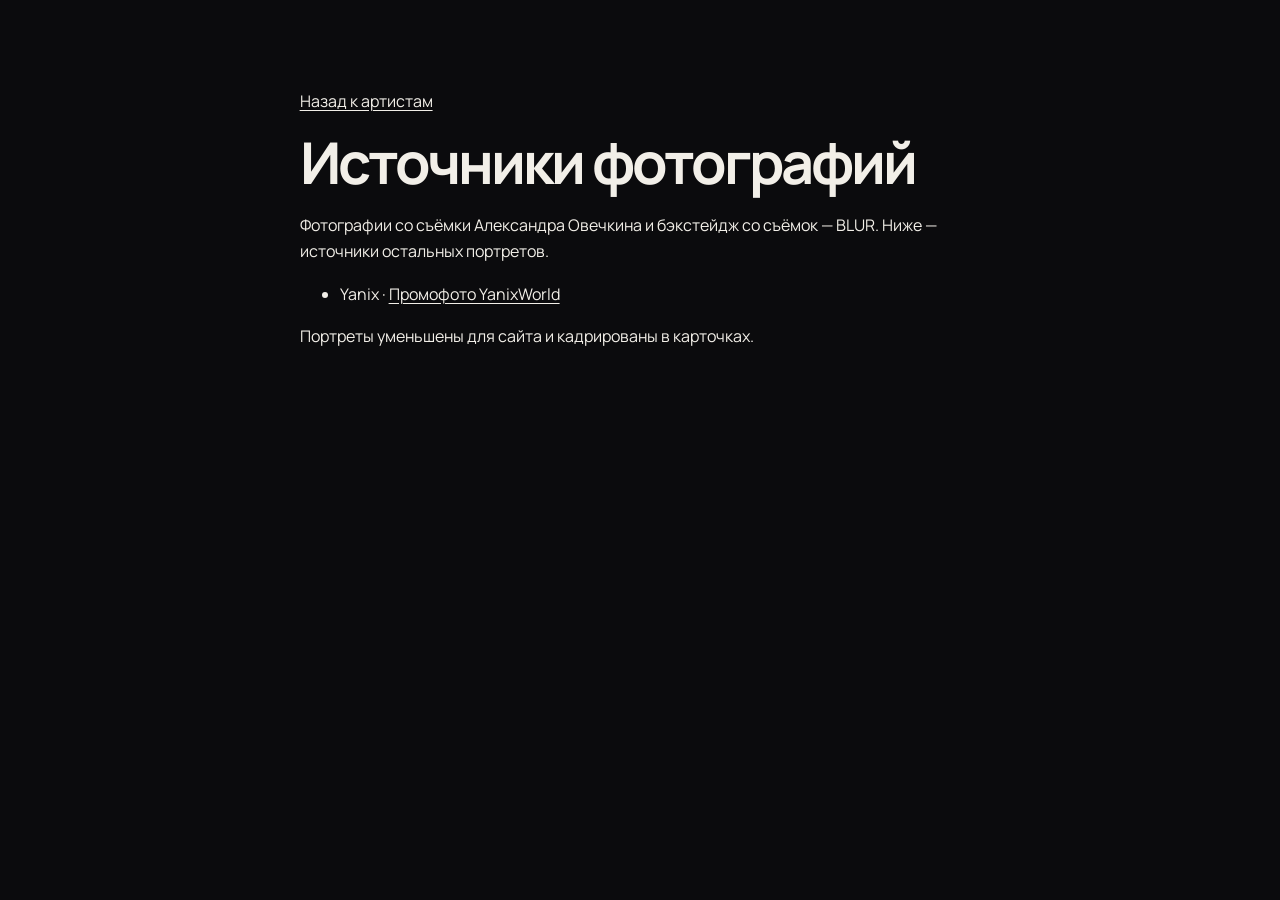
<file: sources.html>
<!doctype html>
<html lang="ru">
<head>
<meta charset="utf-8">
<meta name="viewport" content="width=device-width,initial-scale=1">
<title>Источники · BLUR Events Visuals</title>


<link rel="stylesheet" href="site.css"></head>
<body>
<main class="sources-page">
  <a href="index.html#artists">Назад к артистам</a>
  <h1>Источники фотографий</h1>
  <p>Фотографии со съёмки Александра Овечкина и бэкстейдж со съёмок — BLUR. Ниже — источники остальных портретов.</p>
    <ul>
      <li>Yanix · <a href="https://yanixworld.com/">Промофото YanixWorld</a></li>
    </ul>
  <p>Портреты уменьшены для сайта и кадрированы в карточках.</p>
</main>
</body>
</html>
</file>
<file: site.css>
/* styles.css */
@import url("https://fonts.googleapis.com/css2?family=Manrope:wght@400;500;600;700;800&display=swap");
:root{--bg:#090b12;--text:#eeeee9;--muted:#9396a2;--lime:#c8fd56;--line:#ffffff23}*{box-sizing:border-box}html{scroll-behavior:smooth;scroll-padding-top:90px}body{margin:0;background:var(--bg);color:var(--text);font-family:Manrope,Arial,sans-serif}a{color:inherit;text-decoration:none}button,input,textarea{font:inherit}button{color:inherit}button,a,input,textarea{-webkit-tap-highlight-color:transparent}button:focus-visible,a:focus-visible{outline:2px solid var(--lime);outline-offset:6px}button{cursor:pointer}h1,h2,h3,p{margin:0}em{font-family:Georgia,serif;font-weight:400}::selection{background:var(--lime);color:#090b12}.header{height:91px;padding:0 4.5%;position:absolute;z-index:20;top:0;left:0;width:100%;display:flex;align-items:center;justify-content:space-between;border-bottom:1px solid var(--line)}.logo{font-weight:800;font-size:43px;letter-spacing:-4px;display:flex;align-items:center;gap:17px}.logo span{letter-spacing:1px;font-size:8px;line-height:1.5;font-weight:600}.header nav{display:flex;align-items:center;gap:36px;font-size:11px}.nav-cta{border:1px solid #ffffff50;padding:13px 18px;border-radius:30px}.nav-cta b{margin-left:24px;color:var(--lime)}.menu-button{display:none}.live-dot{display:inline-block;width:5px;height:5px;border-radius:100%;background:var(--lime);margin-right:8px;box-shadow:0 0 10px #c8fd5688}.micro{font-size:8px;letter-spacing:1.8px;line-height:1.8;color:#b7bbc7}h1{font-size:clamp(36px,4.5vw,69px);letter-spacing:-3px;line-height:1.05;margin:20px 0}h1 em{color:var(--lime)}.section{padding:105px 7%}.section-top{display:flex;justify-content:space-between;border-top:1px solid var(--line);padding-top:18px;font-size:8px;letter-spacing:1.5px;color:var(--muted)}.section-heading{display:flex;justify-content:space-between;align-items:end;gap:30px;margin:64px 0 55px}h2{font-size:clamp(40px,5.5vw,84px);line-height:1.04;font-weight:500;letter-spacing:-.065em}h2 em{color:#9ca4c0}.section-heading>p{font-size:12px;line-height:1.9;color:var(--muted)}.project-grid{display:grid;grid-template-columns:1.15fr .85fr;gap:70px 36px}.project{border:0;background:none;text-align:left;padding:0;min-width:0}.project-offset{margin-top:100px}.project-media{height:350px;position:relative;overflow:hidden;background:#171b27}.project-media.tall{height:430px}.project-media img{width:100%;height:100%;object-fit:cover;transition:transform .8s,filter .5s}.project:hover img{transform:scale(1.045);filter:saturate(1.15)}.project-open{position:absolute;right:20px;top:20px;background:#ecf0ef22;backdrop-filter:blur(10px);border:1px solid #ffffff50;width:42px;height:42px;border-radius:50%;display:grid;place-items:center;font-size:20px}.media-label{position:absolute;bottom:18px;left:18px;font-size:8px;letter-spacing:1px;background:#0c1119aa;padding:8px}.project-caption{padding-top:18px;display:flex;justify-content:space-between;gap:15px;align-items:center}.project-caption h3{font-size:16px;letter-spacing:-.6px;font-weight:500}.project-caption>span{font-size:7px;color:var(--muted);letter-spacing:1px}.about{background:#11141d}.about-grid{display:grid;grid-template-columns:1fr 1fr;gap:12%;margin-top:65px;align-items:center}.portrait{position:relative;margin-right:35px}.portrait>img:first-child{width:100%;height:610px;object-fit:cover}.portrait>span{position:absolute;left:20px;top:20px;letter-spacing:1.5px;font-size:8px;line-height:1.7}.portrait-stamp{position:absolute;width:145px;height:195px;object-fit:cover;bottom:-35px;right:-45px;transform:rotate(8deg);border:6px solid #11141d;box-shadow:0 15px 30px #0005}.eyebrow{font-size:8px;color:var(--lime);letter-spacing:1.5px;margin-bottom:24px}.about-copy h2{font-size:clamp(50px,6vw,90px)}.about-copy .about-lead{font-size:18px;line-height:1.6;color:var(--text);margin:27px 0 15px}.about-copy>p{font-size:12px;line-height:1.8;color:var(--muted)}.credentials{padding:0;margin:35px 0 0;list-style:none}.credentials li{display:flex;gap:25px;padding:16px 0;border-top:1px solid var(--line)}.credentials li>span{color:var(--lime);font-size:9px}.credentials li>div{font-size:14px}.credentials small{display:block;font-size:10px;color:var(--muted);line-height:1.7;margin-top:6px}.services>h2{margin:65px 0 50px}.service-list a{display:grid;grid-template-columns:50px 1.2fr 1fr 30px;gap:20px;align-items:center;border-top:1px solid var(--line);padding:30px 0;transition:padding .3s,color .3s}.service-list a:last-child{border-bottom:1px solid var(--line)}.service-list a:hover{color:var(--lime);padding-left:12px}.service-list a>span{font-size:9px;color:var(--muted)}.service-list h3{font-size:clamp(18px,2vw,28px);font-weight:500;letter-spacing:-1px}.service-list p{font-size:11px;color:var(--muted)}.service-list b{color:var(--lime);font-weight:400;font-size:23px}.photo-break{height:600px;position:relative;overflow:hidden}.photo-break img{width:100%;height:100%;object-fit:cover;object-position:center 55%;filter:brightness(.6)}.photo-break>div{position:absolute;inset:0;display:flex;flex-direction:column;align-items:center;justify-content:center;text-align:center}.photo-break p{font-size:9px;letter-spacing:3px;margin-bottom:25px}.photo-break h2{font-size:clamp(55px,8vw,120px)}.photo-break em{color:var(--text)}.voices-grid{display:grid;grid-template-columns:1fr 1fr;margin-top:60px;align-items:center;gap:60px}.voices-placeholder{border:1px solid var(--line);padding:40px;background:radial-gradient(ellipse at top right,#27376144,transparent 70%)}.star{font-size:60px;color:var(--lime)}.voices-placeholder h3{font-size:19px;font-weight:500;margin:25px 0 14px}.voices-placeholder p{font-size:12px;line-height:1.8;color:var(--muted);margin-bottom:30px}.contact{background:var(--lime);color:#10150c}.contact .section-top{color:#536536;border-color:#1113}.contact .live-dot{background:#24320b}.contact-grid{display:grid;grid-template-columns:1.1fr .9fr;gap:15%;margin-top:65px}.contact h2{font-size:clamp(60px,7vw,105px)}.contact h2 em{color:#4d632b}.contact-grid>div>p{font-size:12px;line-height:1.8;margin-top:30px}.contact-brand{display:flex;align-items:center;justify-content:space-between;font-size:80px;font-weight:800;letter-spacing:-7px;max-width:270px;margin-top:40px}.contact-brand span{font-weight:400;font-size:45px}.contact label{display:block;font-size:8px;letter-spacing:1px;margin-bottom:24px}.contact input,.contact textarea{width:100%;display:block;background:none;border:0;border-bottom:1px solid #1114;border-radius:0;padding:13px 0;color:#10150c;outline:none;font-size:13px;resize:vertical}.contact input:focus,.contact textarea:focus{border-bottom-color:#111}.contact input::placeholder,.contact textarea::placeholder{color:#516337}.submit-button{border:0;background:#10150c;color:var(--lime);width:100%;display:flex;justify-content:space-between;padding:21px;font-size:9px;letter-spacing:1px}.form-note{font-size:9px;line-height:1.7;opacity:.65;margin-top:15px}#form-status{font-size:12px;margin-top:15px;line-height:1.6}footer{padding:30px 5%;display:flex;justify-content:space-between;gap:20px;font-size:8px;letter-spacing:1px;color:var(--muted)}dialog{border:1px solid var(--line);padding:45px 20px 10px;background:#090b12;color:white;max-width:94vw;max-height:95svh;width:1050px}dialog::backdrop{background:#040711ee;backdrop-filter:blur(8px)}dialog>img{display:block;width:100%;height:72svh;object-fit:contain}.gallery-close{position:absolute;right:14px;top:3px;background:none;border:0;font-size:32px}.gallery-footer{display:flex;justify-content:space-between;align-items:center;font-size:10px;letter-spacing:2px}.gallery-footer button{background:none;border:0;padding:15px;font-size:25px}.js .reveal{opacity:0;transform:translateY(25px);transition:opacity .8s,transform .8s}.js .reveal.visible{opacity:1;transform:none}
@media(min-width:1600px){.section{padding-left:max(7%,calc((100% - 1400px)/2));padding-right:max(7%,calc((100% - 1400px)/2))}}
@media(max-width:900px){.project-grid{gap:40px 22px}.project-media{height:280px}.project-media.tall{height:330px}.project-caption{flex-direction:column;align-items:start;gap:8px}.about-grid{gap:8%}.portrait>img:first-child{height:550px}.portrait-stamp{width:110px;height:150px;right:-25px}.service-list a{grid-template-columns:35px 1fr 30px}.service-list p{display:none}.contact-grid{gap:8%}.voices-grid{gap:30px}}
@media(max-width:600px){.header{height:75px;padding:0 6%}.logo{font-size:36px}.menu-button{display:flex;flex-direction:column;gap:6px;background:none;border:0;padding:10px}.menu-button span{width:24px;height:1px;background:white}.header nav{display:none;position:absolute;left:0;right:0;top:75px;background:#0b0e18f5;padding:25px;flex-direction:column;gap:25px;align-items:stretch}.header nav.open{display:flex}.section{padding:65px 6%}.section-top{font-size:7px;letter-spacing:.7px}.section-heading{flex-direction:column;align-items:start;margin:43px 0 35px;gap:24px}h2{font-size:42px}.section-heading>p{font-size:11px}.project-grid{grid-template-columns:1fr;gap:33px}.project-offset{margin:0}.project-media,.project-media.tall{height:310px}.project-caption{flex-direction:row;align-items:center;gap:8px}.project-caption h3{font-size:14px}.project-caption>span{font-size:6px}.about-grid{grid-template-columns:1fr;margin-top:40px;gap:70px}.portrait{margin-right:30px}.portrait>img:first-child{height:450px}.portrait-stamp{right:-25px;width:125px;height:175px}.about-copy h2{font-size:66px}.about-copy .about-lead{font-size:17px}.services>h2{margin-top:43px}.service-list a{padding:25px 0;gap:12px;grid-template-columns:20px 1fr 22px}.service-list h3{font-size:18px;letter-spacing:-.6px}.photo-break{height:470px}.photo-break h2{font-size:65px}.voices-grid{grid-template-columns:1fr;margin-top:43px}.voices-placeholder{padding:28px}.voices-placeholder h3{font-size:17px}.contact-grid{grid-template-columns:1fr;margin-top:45px;gap:35px}.contact-brand{display:none}.contact-grid>div>p{margin-top:20px}.contact h2{font-size:67px}footer{font-size:7px;flex-wrap:wrap;line-height:1.7}footer>span:nth-child(2){display:none}dialog>img{height:65svh}}
@media(prefers-reduced-motion:reduce){html{scroll-behavior:auto}.reveal,.js .reveal{opacity:1;transform:none;transition:none}.project-media img{transition:none}}

/* archive.css */
/* BLUR · film archive, cast and production formats */
.wordmark{display:block;width:96px;height:auto}.header nav{gap:clamp(13px,2vw,35px)}.works h2 em,.artists h2 em,.about-copy h2 em{color:var(--lime)}
.film-grid{display:grid;grid-template-columns:minmax(0,1.75fr) minmax(260px,1fr);gap:0 clamp(18px,3vw,50px);align-items:stretch}.film{min-width:0;display:flex;align-items:center;gap:18px;border-bottom:1px solid var(--line);padding:12px 0}.film-1{grid-row:span 3;display:flex;flex-direction:column;align-items:stretch;justify-content:center;border:0;padding:0;gap:12px}.film-image{position:relative;overflow:hidden;isolation:isolate;flex:0 0 40%;aspect-ratio:1.45;background:#161922}.film-1 .film-image{aspect-ratio:16/9;flex:1 0 auto}.film-image img{position:absolute;inset:0;width:100%;height:100%;object-fit:cover;transition:transform .65s}.film:hover img{transform:scale(1.035)}.film-image:after{content:"";position:absolute;inset:0;z-index:0;background:linear-gradient(0deg,#080c1770,transparent 55%)}.film-index,.film-image time,.film-play{position:absolute;z-index:1}.film-index,.film-image time,.hockey-photo span{font:600 10px/1.3 ui-monospace,monospace;letter-spacing:.1em}.film-index{top:14px;left:14px;background:#0709108c;padding:5px 8px}.film:not(.film-1) .film-index{display:none}.film-image time{bottom:8px;right:8px;padding:3px 5px;background:#06080ebd;color:white}.film-play{left:50%;top:50%;transform:translate(-50%,-50%);width:31px;height:31px;border-radius:50%;display:grid;place-items:center;background:#10121a8c;border:1px solid #ffffffbd;color:white;font-size:11px;padding-left:2px}.film-1 .film-play{width:68px;height:68px;font-size:20px;backdrop-filter:blur(3px)}.film:hover .film-play{background:var(--lime);color:#10120a;border-color:var(--lime)}.film-caption{width:100%;display:flex;justify-content:space-between;align-items:center;gap:9px}.film-caption small,.hockey-caption small,.credit small,.format-card small,.photo-archive small,.screening-bar small{font:600 10px/1.5 ui-monospace,monospace;text-transform:uppercase;letter-spacing:.1em;color:var(--muted)}.film-caption h3{font-size:clamp(17px,1.6vw,25px);letter-spacing:-.045em;line-height:1.15;margin-top:5px}.film-1 h3{font-size:clamp(25px,3vw,43px)}.film-caption>span{color:var(--lime)}.photo-archive{margin:48px 0 0;border-block:1px solid var(--line)}.photo-archive summary{cursor:pointer;list-style:none;display:flex;align-items:center;justify-content:space-between;gap:15px;padding:20px 0;font-size:clamp(20px,2.2vw,34px);letter-spacing:-.04em}.photo-archive summary::-webkit-details-marker{display:none}.photo-archive summary:focus-visible{outline:2px solid var(--lime)}.photo-archive small b{color:var(--lime);margin-left:12px}.photo-archive[open] small b{display:inline-block;transform:rotate(45deg)}.photo-archive .project-grid{padding-bottom:28px}.photo-archive .reveal{opacity:1;transform:none}.about-copy .bio-name{font-weight:600;letter-spacing:.04em;margin-top:16px}.about-copy>p:not(.eyebrow):not(.bio-name){max-width:52ch}.about-copy>p+.folio-link,.about-copy>p+p{margin-top:14px}.about-copy>p:not([class]){font-size:15px;color:#c7c9ce}.folio-link,.artist-outro a{display:inline-block;color:var(--lime);border-bottom:1px solid currentColor;padding:4px 0;font-size:13px}
.artists{background:#14161b}.hockey-feature{display:grid;grid-template-columns:1.1fr 1fr;background:#e7e6df;color:#171a1e}.hockey-photo{position:relative;display:block;min-height:350px;overflow:hidden}.hockey-photo img{position:absolute;width:100%;height:100%;object-fit:cover;object-position:50% 54%;transition:transform .6s}.hockey-photo:hover img{transform:scale(1.035)}.hockey-photo span{position:absolute;bottom:18px;left:18px;color:white;background:#181a21c9;padding:9px 12px}.hockey-caption{padding:clamp(24px,4vw,75px);display:flex;flex-direction:column;justify-content:center;align-items:start}.hockey-caption small{color:#4d524c}.hockey-caption h3{margin:32px 0 20px;font-size:clamp(38px,4.7vw,78px);line-height:.98;letter-spacing:-.06em;font-weight:600}.hockey-caption p{max-width:39ch;line-height:1.65;font-size:15px}.credits{margin-top:22px}.credit{display:grid;grid-template-columns:65px 1fr 1fr 94px;align-items:center;gap:14px;padding:28px 0;border-bottom:1px solid var(--line)}.credit h3{font-size:clamp(30px,4vw,62px);letter-spacing:-.07em;line-height:1}.credit p{max-width:32ch;font-size:14px;color:#c5c6cd;line-height:1.55}.credit span{justify-self:end;white-space:nowrap;padding:5px 9px;letter-spacing:.06em;border:1px solid #ffffff43;border-radius:20px;font:10px ui-monospace,monospace}.artist-outro{margin:28px 0 0;color:#bcbfc7;font-size:14px;line-height:1.6}.artist-outro a{margin-left:8px}
.formats{background:#e8e7e0;color:#14171a}.formats .section-top{color:#55594e;border-color:#171a2033}.formats .section-heading p{color:#53554e}.format-grid{display:grid;grid-template-columns:repeat(3,minmax(0,1fr));border-block:1px solid #22252b55}.format-card{display:flex;flex-direction:column;align-items:start;padding:26px clamp(14px,2.45vw,37px);border-right:1px solid #22252b33;transition:background .25s}.format-card:last-child{border:0}.format-card:hover,.format-card:focus-visible{background:#d6e6b5}.format-card small{color:#51554d}.format-card svg{width:56px;height:46px;fill:none;stroke:currentColor;stroke-linecap:round;stroke-linejoin:round;stroke-width:1.5;margin:40px 0 20px}.format-card h3{font-size:clamp(23px,2.5vw,42px);letter-spacing:-.06em;line-height:1.1}.format-card p{font-size:14px;line-height:1.6;max-width:34ch;margin:15px 0 30px}.format-card strong{margin-top:auto;font-size:12px}.format-card strong span{margin-left:8px}.screening-bar{display:flex;justify-content:space-between;align-items:center;gap:14px;margin-bottom:12px}.screening-bar button{border:1px solid var(--line);border-radius:22px;background:transparent;padding:8px 14px;font-size:13px}.screening-bar small{color:var(--lime)}#screening{width:min(960px,94vw);padding:16px;overflow:auto}#screening video{display:block;max-height:70svh;width:100%;background:#030406}#screening h3{margin:12px 0 2px;font-size:18px}.contact-brand{line-height:1}.contact-brand img{width:min(230px,65%);mix-blend-mode:multiply}
@media(max-width:900px){.header nav{gap:14px}.film-grid{grid-template-columns:1.4fr 1fr}.film{gap:10px}.film-caption>span{display:none}.credit{grid-template-columns:46px 1fr 1fr}.credit span{display:none}}
@media(max-width:700px){.film-grid{grid-template-columns:1fr}.film-1{grid-row:auto;padding-bottom:16px}.film:not(.film-1){min-height:96px}.film:not(.film-1) .film-image{max-width:158px;aspect-ratio:1.85}.hockey-feature{grid-template-columns:1fr}.hockey-photo{min-height:0;aspect-ratio:1.25}.hockey-caption{padding:24px}.hockey-caption h3{margin:19px 0 14px}.hockey-caption p{font-size:14px}.credit{grid-template-columns:36px 1fr;gap:6px 9px;padding:19px 0}.credit h3{font-size:35px}.credit p{grid-column:2}.artist-outro a{margin:4px 0 0;display:table}.format-grid{grid-template-columns:1fr}.format-card{display:grid;grid-template-columns:1fr auto;gap:10px 18px;padding:22px 4px;border-right:0;border-bottom:1px solid #22252b33}.format-card h3,.format-card small{grid-column:1}.format-card svg{grid-column:2;grid-row:1/3;margin:0;width:46px}.format-card p,.format-card strong{grid-column:1/-1;max-width:44ch;margin:0}.photo-archive{margin-top:28px}.wordmark{width:82px}}
@media(prefers-reduced-motion:reduce){.film-image img,.hockey-photo img,.format-card{transition:none}}
.voices-placeholder{padding:0;display:grid;grid-template-columns:1fr 1.2fr;background:#0c0d10;align-items:center;gap:0;overflow:hidden}.voices-print{width:100%;height:100%;min-height:160px;object-fit:cover}.voices-placeholder>div{padding:clamp(16px,2.5vw,40px)}.voices-placeholder h3{margin:12px 0}.voices-placeholder p{line-height:1.6}.portrait>span{background:#080a128c;padding:6px 9px}.credit:nth-child(3) h3{font-style:italic}.credit:nth-child(4) h3{font-family:Georgia,serif;font-weight:400;font-style:italic}

/* hero.css */
:root {
  --bg: #0b0b0d;
  --text: #f2efe8;
  --lime: #e0edbd;
}

.header {
  --edge: clamp(22px, 4.6vw, 90px);
  height: 84px;
  padding-inline: var(--edge);
  background: linear-gradient(#09090cb8, #09090c00);
  border-color: #fff2;
}

.header nav {
  gap: clamp(16px, 2.1vw, 36px);
  font-size: 12px;
}

.nav-cta {
  color: #f2efe8;
  border-color: #fff5;
  transition: background-color .2s, color .2s;
}

.nav-cta:hover {
  background-color: #f2efe8;
  color: #111114;
}

.nav-cta:hover b { color: inherit; }

.works { background: #0b0b0d; }
.about { background: #17171a; }
.contact { background: #e8e5dc; }

/* ===================== Первый экран =====================
   Видео на фоне, дым (stage-effects.js), текст по центру.
   При прокрутке текст «уходит из фокуса», дым поднимается,
   а раздел «Наши работы» наезжает сверху. */

.hero-scroll {
  position: relative;
  height: 220svh;
}

.hero-sticky {
  --edge: clamp(22px, 4.6vw, 90px);
  position: sticky;
  top: 0;
  height: 100svh;
  min-height: 520px;
  overflow: hidden;
  isolation: isolate;
  background: #0b0b0d;
}

.hero-film, .hero-grade, .stage-smoke {
  position: absolute;
  inset: 0;
  width: 100%;
  height: 100%;
  pointer-events: none;
}

.hero-film {
  display: block;
  object-fit: cover;
  object-position: 52% center;
  transform-origin: 50% 55%;
  will-change: transform;
}

/* Затемнение: сильнее по центру под текстом и к низу экрана. */
.hero-grade {
  background:
    radial-gradient(ellipse 58% 46% at 50% 50%, #08080ccc 0%, #08080c80 55%, transparent 100%),
    linear-gradient(180deg, #0b0b0dad 0%, #0b0b0d40 26%, #0b0b0d40 60%, #0b0b0d 100%);
}

.stage-smoke { z-index: 1; }

.hero-sticky::after {
  position: absolute;
  z-index: 1;
  inset: 0;
  content: '';
  pointer-events: none;
  background:
    radial-gradient(ellipse 60% 40% at 12% 108%, #7d78c066, transparent 70%),
    radial-gradient(ellipse 55% 38% at 88% 108%, #c8875a4d, transparent 70%);
}

/* Видоискатель камеры: уголки, REC и тайм-код */
.hero-viewfinder {
  position: absolute;
  z-index: 2;
  inset: 104px var(--edge) 96px;
  pointer-events: none;
  opacity: .6;
  color: #f2efe8c4;
  font: 600 10px/1 ui-monospace, SFMono-Regular, Menlo, monospace;
  letter-spacing: .18em;
  transform-origin: center;
}

.hero-viewfinder i { position: absolute; width: 20px; height: 20px; border: solid #eeeee9; }
.hero-viewfinder i:nth-child(1) { top: 0; left: 0; border-width: 1px 0 0 1px; }
.hero-viewfinder i:nth-child(2) { top: 0; right: 0; border-width: 1px 1px 0 0; }
.hero-viewfinder i:nth-child(3) { bottom: 0; left: 0; border-width: 0 0 1px 1px; }
.hero-viewfinder i:nth-child(4) { bottom: 0; right: 0; border-width: 0 1px 1px 0; }

.vf-rec, .vf-spec, .vf-tc { position: absolute; }
.vf-rec { top: 16px; left: 32px; display: flex; align-items: center; gap: 8px; }
.vf-rec b { width: 7px; height: 7px; border-radius: 50%; background: #ff4d42; box-shadow: 0 0 10px #ff4d42aa; animation: rec-blink 1.2s steps(2, jump-none) infinite; }
.vf-spec { top: 16px; right: 32px; }
.vf-tc { bottom: 16px; right: 32px; font-variant-numeric: tabular-nums; }
.is-paused .vf-rec b { animation: none; opacity: .4; }

@keyframes rec-blink { 50% { opacity: .15; } }

.hero-intro {
  position: absolute;
  z-index: 3;
  inset: 0;
  display: flex;
  flex-direction: column;
  align-items: center;
  justify-content: center;
  padding: 96px var(--edge) 118px;
  text-align: center;
  will-change: transform, opacity, filter;
}

.hero-eyebrow {
  display: inline-flex;
  align-items: center;
  gap: 14px;
  margin-bottom: clamp(18px, 2.4vw, 30px);
  color: #dcdcd4;
  font-size: 11px;
  font-weight: 600;
  letter-spacing: .34em;
  padding-left: .34em;
}

.hero-eyebrow::before, .hero-eyebrow::after {
  width: 34px;
  height: 1px;
  content: '';
  background: currentColor;
  opacity: .55;
}

.hero-intro h1 {
  margin: 0;
  color: #f4f1ea;
  font-size: clamp(42px, 7vw, 122px);
  font-weight: 600;
  line-height: .98;
  letter-spacing: -.06em;
  text-wrap: balance;
}

.hero-intro h1 > span { display: block; }

.hero-intro h1 em {
  display: block;
  margin-top: .04em;
  color: #f4f1ea;
  font-family: Georgia, 'Times New Roman', serif;
  font-style: italic;
  font-weight: 400;
  letter-spacing: -.05em;
}

.hero-sub {
  margin: clamp(20px, 2.6vw, 34px) 0 0;
  color: #ebe8e1;
  font-size: clamp(16px, 1.45vw, 21px);
  line-height: 1.45;
  letter-spacing: -.01em;
}

.hero-sub b { font-weight: 800; letter-spacing: .04em; }

.hero-tags {
  display: flex;
  justify-content: center;
  gap: 1.3em;
  margin: 14px 0 0;
  color: var(--lime);
  font: 600 12px/1.4 ui-monospace, SFMono-Regular, Menlo, monospace;
  letter-spacing: .32em;
  text-transform: uppercase;
}

.hero-actions {
  display: flex;
  flex-wrap: wrap;
  justify-content: center;
  gap: 12px;
  margin-top: clamp(26px, 3.2vw, 42px);
}

.hero-work-link, .hero-ghost {
  display: inline-flex;
  align-items: center;
  gap: 14px;
  min-height: 50px;
  padding: 0 24px;
  border: 1px solid transparent;
  border-radius: 999px;
  font-size: 14px;
  font-weight: 600;
  transition: background-color .25s, color .25s, border-color .25s, transform .25s;
}

.hero-work-link { background: #f2efe8; color: #111114; }
.hero-work-link:hover { background: var(--lime); transform: translateY(-2px); }
.hero-ghost { border-color: #ffffff59; background: #0b0b0d59; color: #f2efe8; }
.hero-ghost:hover { border-color: #fff; transform: translateY(-2px); }
.hero-work-link span, .hero-ghost span { font-family: Arial, sans-serif; }

/* Появление: «наводка на резкость» — каждая строка выходит из размытия. */
.hero-intro .fx {
  animation: focus-pull 1.35s cubic-bezier(.16,.84,.24,1) var(--d, 0s) both;
}

@keyframes focus-pull {
  from { opacity: 0; filter: blur(18px); transform: scale(1.12) translateY(12px); }
  55% { opacity: 1; }
  to { opacity: 1; filter: blur(0); transform: none; }
}

.hero-footer {
  position: absolute;
  z-index: 3;
  left: var(--edge);
  right: var(--edge);
  bottom: max(22px, env(safe-area-inset-bottom));
  display: flex;
  align-items: center;
  justify-content: space-between;
}

.scroll-cue {
  display: inline-flex;
  align-items: center;
  gap: 12px;
  color: #f2efe8b8;
  font-size: 11px;
  font-weight: 600;
  letter-spacing: .2em;
  text-transform: uppercase;
}

.scroll-cue i {
  position: relative;
  width: 1px;
  height: 34px;
  overflow: hidden;
  background: #ffffff2e;
}

.scroll-cue i::after {
  position: absolute;
  inset: 0;
  content: '';
  background: #f2efe8;
  animation: cue-drop 1.8s cubic-bezier(.6,0,.3,1) infinite;
}

@keyframes cue-drop {
  from { transform: translateY(-100%); }
  to { transform: translateY(100%); }
}

#motion-toggle {
  display: inline-flex;
  align-items: center;
  gap: 9px;
  min-height: 40px;
  padding: 0 14px;
  border: 1px solid #fff3;
  border-radius: 24px;
  background: #111114a8;
  color: #f2efe8;
  font-size: 11px;
  font-weight: 600;
  white-space: nowrap;
  transition: border-color .25s, background .25s;
}

#motion-toggle:hover { background: #29292fe8; border-color: #ffffff6b; }
#motion-toggle span { color: var(--lime); font-size: 12px; }

.hero-timeline {
  position: absolute;
  z-index: 3;
  inset: auto 0 0;
  height: 2px;
}

.hero-timeline span {
  display: block;
  width: 100%;
  height: 100%;
  background: #eeeade;
  transform: scaleX(0);
  transform-origin: left;
}

/* «Наши работы» наезжают на первый экран, по краю — облако дыма. */
.hero-scroll + .works {
  z-index: 4;
  margin-top: -70svh;
  border-radius: clamp(20px, 2.6vw, 36px) clamp(20px, 2.6vw, 36px) 0 0;
  box-shadow: 0 -24px 70px #000000b3;
}

.hero-scroll + .works::after {
  position: absolute;
  z-index: -1;
  left: -5%;
  right: -5%;
  top: -150px;
  height: 230px;
  content: '';
  pointer-events: none;
  background:
    radial-gradient(ellipse 34% 60% at 22% 70%, #8f8ad06b, transparent 72%),
    radial-gradient(ellipse 30% 55% at 52% 78%, #b9b6d855, transparent 72%),
    radial-gradient(ellipse 34% 60% at 80% 72%, #cf96706b, transparent 72%);
  filter: blur(18px);
}

.hero-scroll.is-static { height: 100svh; }
.hero-scroll.is-static + .works { margin-top: 0; border-radius: 0; box-shadow: none; }
.hero-scroll.is-static + .works::after { display: none; }

@media (max-width: 1000px) {
  .header { height: 70px; }
  .menu-button {
    display: grid;
    gap: 6px;
    padding: 13px 8px;
    border: 0;
    background: none;
  }
  .menu-button span { width: 23px; height: 1px; background: currentColor; }
  .header nav {
    display: none;
    position: absolute;
    top: 100%;
    inset-inline: 0;
    padding: 22px var(--edge) 30px;
    background: #111114;
    flex-direction: column;
    align-items: stretch;
    gap: 0;
  }
  .header nav.open { display: flex; }
  .header nav a:not(.nav-cta) { padding: 12px 0; border-bottom: 1px solid #fff2; }
  .header nav .nav-cta { align-self: start; margin-top: 18px; }
}

@media (max-width: 700px) {
  .hero-scroll { height: 200svh; }
  .hero-sticky { --edge: 20px; }
  .hero-film { object-position: 58% center; }
  .hero-viewfinder { inset: 82px 14px 84px; opacity: .45; font-size: 9px; }
  .hero-viewfinder i { width: 13px; height: 13px; }
  .vf-rec { top: 12px; left: 20px; }
  .vf-spec { display: none; }
  .vf-tc { bottom: 12px; right: 20px; }
  .hero-intro { padding: 84px 20px 104px; }
  .hero-eyebrow { gap: 10px; font-size: 10px; letter-spacing: .26em; }
  .hero-eyebrow::before, .hero-eyebrow::after { width: 18px; }
  .hero-intro h1 { font-size: clamp(40px, 11.6vw, 58px); }
  .hero-sub { font-size: 16px; }
  .hero-tags { gap: .9em; font-size: 11px; letter-spacing: .22em; }
  .hero-actions { width: 100%; flex-direction: column; align-items: stretch; gap: 10px; }
  .hero-work-link, .hero-ghost { justify-content: center; min-height: 48px; }
  .hero-footer { bottom: max(16px, env(safe-area-inset-bottom)); }
  .hero-scroll + .works { margin-top: -62svh; }
}

@media (max-width: 700px) and (max-height: 700px) {
  .hero-eyebrow { margin-bottom: 14px; }
  .hero-intro h1 { font-size: 38px; }
  .hero-sub { margin-top: 14px; }
  .hero-actions { margin-top: 20px; flex-direction: row; }
  .hero-work-link, .hero-ghost { flex: 1; padding: 0 12px; font-size: 13px; }
}

@media (max-height: 560px) and (orientation: landscape) {
  .header { height: 60px; }
  .hero-viewfinder { display: none; }
  .hero-intro { padding: 64px var(--edge) 64px; }
  .hero-intro h1 { font-size: clamp(34px, 9svh, 60px); }
  .hero-sub { margin-top: 10px; }
  .hero-actions { margin-top: 16px; }
}

@media (prefers-reduced-motion: reduce) {
  .hero-scroll { height: 100svh; }
  .hero-scroll + .works { margin-top: 0; border-radius: 0; }
  .hero-intro .fx, .scroll-cue i::after, .vf-rec b { animation: none; }
  .hero-work-link, .hero-ghost { transition: none; }
}

/* editions.css */
/* Fast cuts for live work and a slower rhythm for the wedding chapter. */
.works {
  --signal: #ccc9ff;
  position: relative;
  padding-top: clamp(54px, 8vw, 126px);
  background: #0d0c13;
}

.works .section-heading, .cast .section-heading {
  margin-top: 0;
}

.live-heading h2, .cast h2 {
  font-weight: 700;
  font-size: clamp(46px, 7.4vw, 112px);
  letter-spacing: -.085em;
}

.chapter-links {
  display: flex;
  flex-wrap: wrap;
  gap: 8px;
}

.chapter-links a {
  padding: 10px 15px;
  border: 1px solid #e0ddff46;
  border-radius: 4px;
  color: #e5e1fa;
  font-size: 13px;
  transition: background-color .2s, color .2s;
}

.chapter-links a:hover {
  background: #ddd9fb;
  color: #151020;
}

.live-feature .film-image {
  overflow: hidden;
  background: #1a1523;
}

.live-feature .film-image::after {
  background: linear-gradient(90deg, #0e0b16bb, transparent 88%), linear-gradient(0deg, #0c091366, transparent 56%);
}

.live-frame-title {
  position: absolute;
  z-index: 1;
  left: 6%;
  bottom: 9%;
  color: #f4effe;
  font-size: clamp(30px, 5.4vw, 82px);
  font-weight: 700;
  line-height: .9;
  letter-spacing: -.08em;
  text-wrap: nowrap;
}

.live-feature .film-play {
  left: auto;
  right: 5%;
  top: 7%;
  transform: none;
  width: 53px;
  height: 53px;
  font-size: 14px;
}

.live-feature .film-image::before, .cast-photo::after {
  position: absolute;
  z-index: 2;
  inset: 0;
  content: '';
  opacity: 0;
  pointer-events: none;
  background: linear-gradient(90deg, #ef55a240 0 14%, transparent 14% 48%, #9680f474 48% 66%, transparent 66% 82%, #95dcf962 82%);
  clip-path: polygon(0 17%,100% 17%,100% 25%,0 25%,0 43%,100% 43%,100% 47%,0 47%,0 70%,100% 70%,100% 78%,0 78%);
  mix-blend-mode: screen;
}

.live-feature.cut-in .film-image::before,
.live-feature:hover .film-image::before,
.cast-card:hover .cast-photo::after {
  animation: scan-slice 460ms ease-out both;
}

.photo-grid {
  display: grid;
  grid-template-columns: repeat(3, minmax(0, 1fr));
  align-items: start;
  gap: clamp(13px, 2vw, 30px);
}

.photo-grid > .project { grid-column: auto; margin: 0; }
.photo-grid .project-media { height: auto; aspect-ratio: 4 / 3; }
.photo-grid .project-caption { display: grid; gap: 6px; }

.cast {
  background: #15131b;
  --signal: #cfcaff;
}

.cast .section-heading p {
  max-width: 28ch;
  color: #c8c3d5;
  font-size: 14px;
}

.cast-grid {
  display: grid;
  grid-template-columns: repeat(3, minmax(0, 1fr));
  gap: clamp(25px, 4vw, 65px) clamp(12px, 2.2vw, 36px);
}

.cast-card { min-width: 0; }

.cast-photo {
  display: block;
  position: relative;
  overflow: hidden;
  isolation: isolate;
  aspect-ratio: 4 / 4.35;
  background: #211f2a;
}

.cast-photo img {
  display: block;
  width: 100%;
  height: 100%;
  object-fit: cover;
  object-position: center var(--portrait-y, 35%);
  transform: scale(1.015);
  transition: transform 680ms cubic-bezier(.2,.75,.23,1);
}

.cast-card:hover img, .cast-photo:focus-visible img { transform: scale(1.06); }
.cast-yanix .cast-photo img { object-position: 52% 35%; }
.cast-xcho .cast-photo img { object-position: center 28%; }
.cast-bushido .cast-photo img { object-position: center 33%; }
.cast-ovechkin .cast-photo img { object-position: center 47%; }

.cast-card h3 {
  margin-top: 12px;
  font-size: clamp(19px, 2.75vw, 43px);
  font-weight: 700;
  letter-spacing: -.055em;
  line-height: 1.08;
  overflow-wrap: anywhere;
}

.cast-card p {
  margin-top: 7px;
  color: #c4bdce;
  font-size: clamp(11px, 1.05vw, 14px);
  line-height: 1.45;
}

.cast-gallery {
  position: absolute;
  z-index: 1;
  bottom: 10px;
  left: 10px;
  padding: 7px 9px;
  background: #12101ae6;
  font-size: 11px;
}

.signal-type { position: relative; }

.signal-type::before, .signal-type::after {
  position: absolute;
  inset: 0;
  content: attr(data-signal) / '';
  opacity: 0;
  color: #c6b8ff;
  pointer-events: none;
}

.signal-type::before { clip-path: inset(20% 0 57%); }
.signal-type::after { clip-path: inset(66% 0 10%); color: #a0cfe4; }

.cut-in .signal-type::before {
  animation: signal-upper 490ms steps(1, end) both;
}
.cut-in .signal-type::after {
  animation: signal-lower 490ms steps(1, end) both;
}

@keyframes signal-upper {
  0%, 100% { opacity: 0; transform: none; }
  16% { opacity: .82; transform: translateX(-.075em); }
  39% { opacity: .45; transform: translate(.035em,-.025em); }
  61% { opacity: .6; transform: translateX(-.035em); }
  84% { opacity: 0; transform: none; }
}
@keyframes signal-lower {
  0%, 100% { opacity: 0; transform: none; }
  13% { opacity: .45; transform: translateX(.055em); }
  37% { opacity: .8; transform: translateX(.08em); }
  62% { opacity: .36; transform: translate(-.03em,.02em); }
  82% { opacity: 0; transform: none; }
}

@keyframes scan-slice {
  0%, 100% { opacity: 0; transform: translateX(0); }
  18% { opacity: .65; transform: translateX(-4%); }
  39% { opacity: .35; transform: translateX(4%); }
  66% { opacity: .18; transform: translateX(-1%); }
}

.weddings {
  --ink: #252019;
  --paper: #f1e8d9;
  background: var(--paper);
  color: var(--ink);
}

.wedding-heading, .wedding-story {
  display: grid;
  align-items: center;
  gap: clamp(23px, 5vw, 86px);
}

.wedding-heading { grid-template-columns: 1fr 1.08fr; }
.wedding-story {
  grid-template-columns: .42fr 1fr;
  align-items: end;
  margin-top: clamp(30px, 7vw, 114px);
}

.weddings h2 {
  font-size: clamp(43px, 7.4vw, 108px);
  line-height: .98;
  letter-spacing: -.08em;
}

.weddings h2 em {
  display: block;
  color: #7c4a32;
  letter-spacing: -.09em;
}

.wedding-copy p {
  max-width: 36ch;
  margin: 24px 0 18px;
  font-size: clamp(14px, 1.2vw, 17px);
  line-height: 1.7;
  color: #4c3e32;
}

.wedding-cta {
  display: inline-flex;
  align-items: center;
  gap: 14px;
  border-bottom: 1px solid #8e624d;
  padding: 10px 0;
  font-size: 13px;
  font-weight: 700;
}

.wedding-still, .wedding-detail, .wedding-frame {
  position: relative;
  overflow: hidden;
  margin: 0;
  background: #b28b6e;
}

.wedding-still { aspect-ratio: 1.18; }
.wedding-detail { aspect-ratio: 3 / 4; margin-bottom: 30px; }
.wedding-frame { aspect-ratio: 16 / 9; background: #6a5240; }

.wedding-still img, .wedding-detail img, .wedding-frame img {
  display: block;
  width: 100%;
  height: 100%;
  object-fit: cover;
  transition: transform 1150ms cubic-bezier(.2,.74,.25,1);
}

.wedding-still img { object-position: 60% center; }
.wedding-detail img { object-position: 58% center; }
.wedding-film:hover img { transform: scale(1.04); }

.wedding-play {
  position: absolute;
  z-index: 1;
  display: grid;
  place-items: center;
  width: clamp(43px, 6vw, 78px);
  aspect-ratio: 1;
  top: 50%;
  left: 50%;
  transform: translate(-50%,-50%);
  border: 1px solid #fff9;
  border-radius: 50%;
  background: #22150d80;
  color: #fff9ee;
}

.wedding-caption {
  display: flex;
  justify-content: space-between;
  gap: 15px;
  padding: 11px 0 0;
  color: #4c3e32;
  font-size: 13px;
}

.weddings a:focus-visible { outline-color: #7c4a32; }

.wedding-reveal-ready {
  transition: clip-path 950ms cubic-bezier(.21,.65,.25,1), transform 920ms cubic-bezier(.21,.65,.25,1);
}
.wedding-reveal-ready:not(.wedding-in) {
  clip-path: inset(3% 0 21%);
  transform: translateY(15px);
}
.wedding-in { clip-path: inset(0); }

@media (max-width: 700px) {
  .live-heading h2, .cast h2 { font-size: clamp(41px, 9.8vw, 69px); }
  .live-feature .film-play { width: 42px; height: 42px; }
  .cast-grid { grid-template-columns: repeat(2, minmax(0, 1fr)); }
  .photo-grid { grid-template-columns: 1fr; }
  .wedding-heading { grid-template-columns: 1fr; }
  .wedding-story { grid-template-columns: .34fr 1fr; gap: 12px; }
  .wedding-still { aspect-ratio: 1.48; }
  .wedding-detail { margin-bottom: 33px; }
  .wedding-caption { font-size: 11px; }
}

@media (prefers-reduced-motion: reduce) {
  .cut-in .signal-type::before, .cut-in .signal-type::after,
  .live-feature.cut-in .film-image::before, .live-feature:hover .film-image::before,
  .cast-card:hover .cast-photo::after { animation: none; }
  .wedding-reveal-ready:not(.wedding-in) { clip-path: none; transform: none; }
  .wedding-reveal-ready, .wedding-film img, .cast-photo img, .chapter-links a { transition: none; }
}

/* ===================== Переходы и раздел работ ===================== */

/* Кадр раскрывается шторкой снизу вверх, картинка внутри «отъезжает». */
.mr { clip-path: inset(100% 0 0 0); }
.mr > img, .mr > video { transform: scale(1.22); }
.mr.mr-in {
  clip-path: inset(0 0 0 0);
  transition: clip-path 1.15s cubic-bezier(.76, 0, .2, 1) var(--mr-delay, 0ms);
}
.mr.mr-in > img {
  transform: scale(1);
  transition: transform 1.7s cubic-bezier(.16, .8, .2, 1) var(--mr-delay, 0ms);
}

/* Заголовок выходит из размытия — «наводка на резкость». */
.fi { opacity: 0; filter: blur(14px); transform: translateY(22px) scale(1.03); transform-origin: left center; }
.fi.fi-in {
  opacity: 1;
  filter: blur(0);
  transform: none;
  transition: opacity .9s ease, filter 1.1s cubic-bezier(.16, .8, .2, 1), transform 1.1s cubic-bezier(.16, .8, .2, 1);
}

/* Бегущая строка вверху раздела работ */
.works { overflow-x: clip; }
.works-marquee {
  width: 100vw;
  margin: 0 0 clamp(34px, 5vw, 72px) calc(50% - 50vw);
  overflow: hidden;
  white-space: nowrap;
  pointer-events: none;
  user-select: none;
}
.works-marquee > div {
  display: inline-flex;
  animation: marquee 34s linear infinite;
}
.works-marquee span {
  padding-right: .35em;
  color: transparent;
  font-size: clamp(52px, 9.5vw, 160px);
  font-weight: 800;
  line-height: 1;
  letter-spacing: -.045em;
  -webkit-text-stroke: 1px #ffffff3d;
}
.works-marquee.is-off > div { animation-play-state: paused; }
@keyframes marquee { to { transform: translateX(-50%); } }

/* Превью ролика при наведении */
.film-preview {
  position: absolute;
  z-index: 0;
  inset: 0;
  width: 100%;
  height: 100%;
  object-fit: cover;
  opacity: 0;
  transition: opacity .35s ease;
  pointer-events: none;
}
.is-previewing .film-preview { opacity: 1; }

/* Все работы — сетка, когда работ больше четырёх */
.work-rail { margin-top: clamp(48px, 6vw, 90px); }
.work-rail-head {
  display: flex;
  align-items: baseline;
  justify-content: space-between;
  margin-bottom: 22px;
  padding-bottom: 14px;
  border-bottom: 1px solid var(--line);
}
.work-rail-head h3 { font-size: clamp(22px, 2.4vw, 36px); font-weight: 600; letter-spacing: -.045em; }
.work-rail-head span { color: var(--muted); font: 600 12px/1 ui-monospace, monospace; letter-spacing: .1em; }
.work-grid {
  display: grid;
  grid-template-columns: repeat(auto-fill, minmax(200px, 1fr));
  grid-auto-flow: dense;
  align-items: start;
  gap: 30px 18px;
}
.work-card { display: block; min-width: 0; }
.work-card.is-horizontal { grid-column: span 2; }
.work-frame {
  position: relative;
  overflow: hidden;
  isolation: isolate;
  aspect-ratio: 9 / 16;
  background: #161922;
  border: 1px solid #ffffff18;
}
.is-horizontal .work-frame { aspect-ratio: 16 / 9; }
.work-frame img {
  position: absolute;
  inset: 0;
  width: 100%;
  height: 100%;
  object-fit: cover;
  transition: transform .65s;
}
.work-card:hover .work-frame img { transform: scale(1.04); }
.work-frame::after {
  position: absolute;
  z-index: 0;
  inset: 0;
  content: '';
  background: linear-gradient(0deg, #080c1780, transparent 50%);
  pointer-events: none;
}
.work-frame .film-play, .work-frame time { position: absolute; z-index: 1; }
.work-frame .film-play {
  left: 50%;
  top: 50%;
  transform: translate(-50%, -50%);
  width: 44px;
  height: 44px;
  border-radius: 50%;
  display: grid;
  place-items: center;
  background: #10121a8c;
  border: 1px solid #ffffffbd;
  color: white;
  font-size: 13px;
  padding-left: 2px;
  transition: opacity .3s, background .25s, color .25s;
}
.work-card:hover .film-play { background: var(--lime); color: #10120a; border-color: var(--lime); }
.is-previewing .film-play { opacity: 0; }
.work-frame time {
  bottom: 10px;
  right: 10px;
  padding: 3px 6px;
  background: #06080ebd;
  color: white;
  font: 600 10px/1.3 ui-monospace, monospace;
  letter-spacing: .1em;
}
.work-card small {
  display: block;
  margin-top: 12px;
  color: var(--muted);
  font: 600 10px/1.5 ui-monospace, monospace;
  letter-spacing: .1em;
  text-transform: uppercase;
}
.work-card h4 { margin: 4px 0 0; font-size: clamp(17px, 1.5vw, 22px); font-weight: 600; letter-spacing: -.04em; }

@media (max-width: 700px) {
  .work-grid { grid-template-columns: repeat(2, minmax(0, 1fr)); gap: 22px 12px; }
}

@media (prefers-reduced-motion: reduce) {
  .mr, .mr > img, .fi { clip-path: none; transform: none; opacity: 1; filter: none; }
  .works-marquee > div { animation: none; }
}

/* finishing.css */






.has-signal {
  --accent-signal: #a4a3e8;
  position: relative;
  isolation: isolate;
}

.has-signal::before {
  position: absolute;
  z-index: 1;
  inset: 0;
  content: '';
  pointer-events: none;
  opacity: 0;
  background:
    linear-gradient(90deg, transparent 2%, var(--accent-signal) 35%, transparent 36% 82%, var(--accent-signal) 82% 96%, transparent 96%)
      0 0 / 100% 2px no-repeat;
}

.has-signal.cut-in::before {
  animation: chapter-splice 530ms steps(2, end) both;
}

@keyframes chapter-splice {
  0%, 100% { opacity: 0; background-position: 0 0; }
  17% { opacity: .6; background-position: 0 15px; }
  40% { opacity: .45; background-position: -9vw 4px; }
  68% { opacity: .18; background-position: 7vw 0; }
}

.about.has-signal { --accent-signal: #9ac5ce; }
.contact.has-signal, .formats.has-signal { --accent-signal: #866c8b; }
.weddings.has-signal { --accent-signal: #ae6f4c; }

.weddings::after {
  position: absolute;
  z-index: -1;
  inset: 0;
  content: '';
  pointer-events: none;
  background-image: url('assets/film-grain.png');
  opacity: .33;
}

.cut-word.signal-type { display: inline-block; }

.artist-outro, .voices-grid, .contact-grid {
  position: relative;
  z-index: 0;
}

.service-list a, .format-card {
  position: relative;
  overflow: hidden;
}

.service-list a::after, .format-card::after {
  position: absolute;
  inset: 0 0 auto;
  height: 2px;
  content: '';
  background: linear-gradient(90deg, transparent, #9489d8 25%, #d7acd0 48%, transparent 71%);
  pointer-events: none;
  opacity: 0;
}

.service-list a:hover::after, .format-card:hover::after {
  animation: chapter-splice 410ms steps(2, end);
}

.wedding-film:hover .wedding-play {
  background: #ebdecae6;
  color: #312116;
}

footer { gap: 12px 24px; }

.sources-page {
  min-height: 100svh;
  width: min(100%, 860px);
  padding: clamp(28px, 7vw, 90px);
  margin-inline: auto;
}

.sources-page h1 { color: inherit; }
.sources-page p, .sources-page li { line-height: 1.65; }
.sources-page li + li { margin-top: 9px; }
.sources-page a { text-decoration: underline; text-underline-offset: 3px; }

@media (prefers-reduced-motion: reduce) {
  .has-signal.cut-in::before, .service-list a:hover::after, .format-card:hover::after {
    animation: none;
  }
  
}

.cut-reveal {
  animation: shot-arrival 680ms cubic-bezier(.2,.75,.28,1) both;
  animation-delay: var(--shot-delay, 0ms);
}

@keyframes shot-arrival {
  from { transform: translateY(17px); clip-path: inset(8% 0 8%); opacity: .54; }
  to { transform: translateY(0); clip-path: inset(0); opacity: 1; }
}

.cast-card, .film { --aim-x: 50%; --aim-y: 50%; }
.cast-photo, .film-image { position: relative; }
.shot-light {
  position: absolute;
  z-index: 2;
  inset: 0;
  pointer-events: none;
  background: radial-gradient(ellipse at var(--aim-x) var(--aim-y), #bcb1ff4f 0%, #addaff10 29%, transparent 60%);
  mix-blend-mode: screen;
  opacity: 0;
  transition: opacity .26s;
}
@media (hover: hover) and (pointer: fine) {
  .cast-card:hover .shot-light, .film:hover .shot-light { opacity: .68; }
}

dialog[open] { animation: screen-open 340ms cubic-bezier(.18,.7,.26,1) both; }
@keyframes screen-open {
  from { opacity: .54; clip-path: inset(7% 0 7%); }
  to { opacity: 1; clip-path: inset(0); }
}

@media (prefers-reduced-motion: reduce) {
  .cut-reveal, dialog[open] { animation: none; }
  .shot-light { display: none; }
}

/* mobile.css */
/* Portrait art direction: readable opening titles, then the camera operator. */
@media (max-width: 700px) and (orientation: portrait) {
  html { scroll-padding-top: 76px; }
  .header { --edge: 22px; height: 68px; padding-inline: 22px; background: linear-gradient(#09090de8, #09090d70); }
  .wordmark { width: 80px; }
  .logo { gap: 12px; }
  .logo span { font-size: 9px; letter-spacing: 1.3px; }
  .menu-button { min-width: 44px; min-height: 44px; place-content: center; }
  .header nav { top: 100%; padding: 12px 22px 24px; max-height: calc(100svh - 68px); overflow-y: auto; }
  .header nav a:not(.nav-cta) { font-size: 17px; padding-block: 13px; }
  .section-heading>p,.cast .section-heading p,.about-copy p,.format-card p { font-size: 16px; line-height: 1.65; }
  .section { padding-inline: 22px; }
  .cast-card p { font-size: 13px; }
  .film-caption small { font-size: 12px; }
  .contact input,.contact textarea { font-size: 16px; }
  .contact .form-note { font-size: 13px; line-height: 1.6; }
}
@media (max-width: 700px) and (max-height: 680px) and (orientation: portrait) {
}

/* polish.css */
/* BLUR: optical details and restrained motion. */
.header { position: fixed; transition: transform .36s cubic-bezier(.2,.7,.25,1),background .3s,border-color .3s; }
.header.is-away { transform: translateY(-110%); }
.header.is-scrolled { background: #0b0b0df5; border-color: #ffffff1c; }
.header nav a[aria-current="location"] { color: #e0edbd; }
.menu-button span { transition: transform .25s; }
.menu-button[aria-expanded="true"] span:first-child { transform: translateY(3.5px) rotate(45deg); }
.menu-button[aria-expanded="true"] span:last-child { transform: translateY(-3.5px) rotate(-45deg); }
.film-image { border: 1px solid #ffffff18; }
.film-play { transition: background .25s, color .25s, box-shadow .25s; }
.film:hover .film-play { background: #e0edbd; color: #11130d; box-shadow: 0 0 0 9px #e0edbd12; }
.cast-photo { border-radius: 3px; }
.cast-card h3 { transition: color .25s; }
.cast-card:hover h3 { color: #dfdfbc; }
.format-card { border-radius: 2px; }
@media (max-width: 700px) and (orientation: portrait) {
}
@media (prefers-reduced-motion: reduce) {
  .header,.menu-button span,.film-play,.cast-card h3 { transition: none; }
}
@media (max-width: 360px) and (orientation: portrait) {
}

/* details.css */
/* ===================== Фирменные детали ===================== */

/* Иконки: тонкая линия и точка-«хвост» у стрелок (tools/icons.py) */
.icon-sprite { position: absolute; width: 0; height: 0; overflow: hidden; }
.i {
  display: inline-block;
  flex: none;
  width: 1em;
  height: 1em;
  vertical-align: -.15em;
  fill: none;
  stroke: currentColor;
  stroke-width: 1.5;
  stroke-linecap: square;
  transition: transform .4s cubic-bezier(.2, .7, .2, 1);
}
a:hover .i-ne, button:hover .i-ne, a:focus-visible .i-ne { transform: translate(2px, -2px); }
a:hover .i-se { transform: translate(2px, 2px); }
a:hover .i-down { transform: translateY(3px); }
a:hover .i-up { transform: translateY(-3px); }
button:hover .i-left { transform: translateX(-4px); }
button:hover .i-right { transform: translateX(4px); }
button:hover .i-close { transform: rotate(90deg); }

.nav-cta b, .service-list b, .format-card strong span, .chapter-links a, .folio-link { line-height: 1; }
.nav-cta b .i { width: 14px; height: 14px; }
.hero-work-link .i, .hero-ghost .i { width: 16px; height: 16px; }
#motion-toggle .i { width: 12px; height: 12px; color: var(--lime); }
.contact-brand .i { width: .8em; height: .8em; stroke-width: 1.2; }
.submit-button .i { width: 14px; height: 14px; }
footer .i { width: 11px; height: 11px; }
.photo-archive small b { display: inline-grid; place-items: center; transition: transform .45s cubic-bezier(.2, .7, .2, 1); }
.photo-archive small b .i { width: 16px; height: 16px; }
.gallery-footer button, .gallery-close { display: inline-grid; place-items: center; color: #f2efe8; }
.gallery-footer button .i { width: 30px; height: 30px; stroke-width: 1.2; }
.gallery-close .i { width: 28px; height: 28px; stroke-width: 1.2; }
.screening-bar button { display: inline-flex; align-items: center; gap: 8px; }
.screening-bar button .i { width: 14px; height: 14px; }

/* Кнопка «смотреть» — кольцо объектива, при наведении «наводится» поворотом */
.film-play.lens, .wedding-play.lens {
  display: grid;
  place-items: center;
  padding: 0;
  border: 0;
  border-radius: 50%;
  background: #0b0b0d73;
  color: #f2efe8;
}
.lens .ring {
  position: absolute;
  inset: 0;
  width: 100%;
  height: 100%;
  stroke-width: 1.1;
  transition: transform 1.4s cubic-bezier(.16, .8, .2, 1);
}
.lens .tri { width: 34%; height: 34%; margin-left: 5%; }
a:hover .lens .ring, button:hover .lens .ring { transform: rotate(135deg); }
.film:hover .film-play.lens, .work-card:hover .film-play.lens { background: var(--lime); color: #10120a; box-shadow: 0 0 0 9px #e0edbd14; }
.wedding-film:hover .wedding-play.lens { background: #ebdecae6; color: #312116; }

/* ===================== Наша команда ===================== */
.team-title {
  margin-top: clamp(46px, 6vw, 84px);
  max-width: 15ch;
  font-size: clamp(40px, 5.8vw, 92px);
  line-height: 1;
  letter-spacing: -.06em;
}
.team-title em { display: block; }
.team-about {
  display: grid;
  grid-template-columns: 1.25fr 1fr 1fr;
  gap: clamp(22px, 4vw, 64px);
  margin-top: clamp(70px, 9vw, 130px);
  padding-top: 26px;
  border-top: 1px solid var(--line);
}
.team-about p { color: #c7c9ce; font-size: 14px; line-height: 1.75; }
.team-about .team-lead { color: var(--text); font-size: clamp(19px, 1.9vw, 27px); line-height: 1.35; letter-spacing: -.03em; }

/* ===================== Бэкстейдж со съёмок ===================== */
.bs-grid { columns: 3 280px; column-gap: 14px; padding-bottom: 28px; }
.bs-tile {
  display: block;
  width: 100%;
  margin: 0 0 14px;
  padding: 0;
  border: 0;
  background: none;
  break-inside: avoid;
  cursor: pointer;
  text-align: left;
}
.bs-frame { position: relative; display: block; overflow: hidden; background: #161922; }
.bs-frame img { display: block; width: 100%; height: auto; transition: transform .8s cubic-bezier(.2, .7, .2, 1); }
.bs-tile:hover .bs-frame img { transform: scale(1.04); }
.bs-frame video {
  position: absolute;
  inset: 0;
  width: 100%;
  height: 100%;
  object-fit: cover;
  opacity: 0;
  transition: opacity .6s ease;
}
.bs-frame video.is-on { opacity: 1; }
.bs-badge {
  position: absolute;
  z-index: 1;
  top: 12px;
  left: 12px;
  display: flex;
  align-items: center;
  gap: 7px;
  padding: 6px 9px;
  background: #0b0b0db3;
  color: #f2efe8;
  font: 600 10px/1 ui-monospace, SFMono-Regular, Menlo, monospace;
  letter-spacing: .16em;
}
.bs-badge b { width: 6px; height: 6px; border-radius: 50%; background: #ff4d42; animation: rec-blink 1.2s steps(2, jump-none) infinite; }
.bs-tile .project-open {
  z-index: 1;
  right: 12px;
  top: 12px;
  width: 38px;
  height: 38px;
  backdrop-filter: none;
  background: #0b0b0d8c;
  font-size: 16px;
  opacity: 0;
  transform: scale(.8);
  transition: opacity .3s, transform .3s;
}
.bs-tile:hover .project-open, .bs-tile:focus-visible .project-open { opacity: 1; transform: none; }

/* ===================== Видеоприветы-кружки ===================== */
.voices-wall { display: flex; align-items: center; gap: clamp(28px, 4vw, 60px); }
.voice-circle {
  position: relative;
  flex: none;
  width: clamp(190px, 22vw, 300px);
  aspect-ratio: 1;
  padding: 0;
  border: 0;
  border-radius: 50%;
  background: #161922;
  cursor: pointer;
}
.voice-circle::before {
  position: absolute;
  inset: -9px;
  content: '';
  border: 1px solid #ffffff26;
  border-radius: 50%;
  pointer-events: none;
}
.voice-circle video {
  position: absolute;
  inset: 0;
  width: 100%;
  height: 100%;
  object-fit: cover;
  border-radius: 50%;
}
.voice-progress {
  position: absolute;
  inset: -9px;
  width: calc(100% + 18px);
  height: calc(100% + 18px);
  transform: rotate(-90deg);
  pointer-events: none;
}
.voice-progress circle { fill: none; stroke: var(--lime); stroke-width: 1.3; stroke-linecap: round; transition: stroke-dashoffset .25s linear; }
.voice-sound {
  position: absolute;
  right: 6%;
  bottom: 6%;
  display: flex;
  align-items: flex-end;
  gap: 2px;
  height: 30px;
  padding: 8px 9px;
  border-radius: 20px;
  background: #0b0b0dc4;
}
.voice-sound b { width: 2px; height: 4px; background: #f2efe8; border-radius: 1px; transition: height .2s; }
.voice-circle.is-loud .voice-sound b { background: var(--lime); animation: eq .9s ease-in-out infinite alternate; }
.voice-circle.is-loud .voice-sound b:nth-child(2) { animation-delay: -.3s; }
.voice-circle.is-loud .voice-sound b:nth-child(3) { animation-delay: -.6s; }
@keyframes eq { from { height: 3px; } to { height: 13px; } }
.voices-note h3 { margin: 14px 0 10px; font-size: clamp(20px, 2vw, 28px); font-weight: 500; letter-spacing: -.03em; }
.voices-note p { max-width: 34ch; color: var(--muted); font-size: 13px; line-height: 1.8; }

@media (max-width: 800px) {
  .team-about { grid-template-columns: 1fr; gap: 16px; }
  .bs-grid { columns: 2; column-gap: 10px; }
  .bs-tile { margin-bottom: 10px; }
  .bs-badge { top: 8px; left: 8px; padding: 5px 7px; font-size: 9px; }
  .voices-wall { flex-direction: column; align-items: flex-start; }
}

@media (prefers-reduced-motion: reduce) {
  .i, .lens .ring { transition: none; }
  .bs-badge b, .voice-circle.is-loud .voice-sound b { animation: none; }
}

/* ===================== Работы по категориям ===================== */
.cat-menu {
  display: flex;
  flex-direction: column;
  justify-content: center;
  border-top: 1px solid var(--line);
}
.cat-menu a {
  display: grid;
  grid-template-columns: 34px 1fr auto 22px;
  align-items: center;
  gap: 14px;
  padding: clamp(18px, 2.2vw, 30px) 0;
  border-bottom: 1px solid var(--line);
  transition: color .25s, padding .35s cubic-bezier(.2, .7, .2, 1);
}
.cat-menu small { color: var(--muted); font: 600 10px/1 ui-monospace, monospace; letter-spacing: .12em; }
.cat-menu span { font-size: clamp(22px, 2.3vw, 36px); font-weight: 600; letter-spacing: -.05em; line-height: 1.05; }
.cat-menu em {
  min-width: 30px;
  padding: 5px 8px;
  border: 1px solid #ffffff2e;
  border-radius: 20px;
  color: var(--lime);
  font: 600 11px/1 ui-monospace, monospace;
  font-style: normal;
  text-align: center;
}
.cat-menu .i { width: 20px; height: 20px; color: var(--lime); }
.cat-menu a:hover { color: var(--lime); padding-left: 10px; }

.work-cat { margin-top: clamp(64px, 8vw, 120px); scroll-margin-top: 90px; }
.work-cat-head {
  display: grid;
  grid-template-columns: 40px auto 1fr auto;
  align-items: baseline;
  gap: 0 18px;
  margin-bottom: 26px;
  padding-bottom: 16px;
  border-bottom: 1px solid var(--line);
}
.work-cat-head small { color: var(--lime); font: 600 11px/1 ui-monospace, monospace; letter-spacing: .12em; }
.work-cat-head h3 { font-size: clamp(30px, 4vw, 62px); font-weight: 700; letter-spacing: -.07em; line-height: 1; }
.work-cat-head p { color: var(--muted); font-size: 13px; }
.work-cat-head > span { color: var(--muted); font: 600 12px/1 ui-monospace, monospace; letter-spacing: .1em; }
.work-empty { color: var(--muted); font-size: 14px; }
.work-cat .work-grid { grid-template-columns: repeat(auto-fill, minmax(220px, 1fr)); }

/* ===================== Команда: текст production ===================== */
.team-copy { display: grid; gap: 18px; align-content: center; }
.team-copy p { max-width: 46ch; color: #c7c9ce; font-size: 15px; line-height: 1.75; }
.team-copy .team-lead { color: var(--text); font-size: clamp(22px, 2.2vw, 32px); line-height: 1.3; letter-spacing: -.035em; }

/* ===================== Кружок в узорной рамке ===================== */
.voice-stage {
  position: relative;
  flex: none;
  width: clamp(170px, 19vw, 260px);
  margin: calc(clamp(170px, 19vw, 260px) * .36);
}
.voice-stage .voice-circle { width: 100%; }
.voice-stage .voice-circle::before { display: none; }
.voice-frame {
  position: absolute;
  z-index: 1;
  inset: -34.4%;
  width: 168.8%;
  height: 168.8%;
  pointer-events: none;
  overflow: visible;
}
.voice-stage .voice-progress { inset: -1px; width: calc(100% + 2px); height: calc(100% + 2px); z-index: 2; }
.voice-stage .voice-circle video { transform: scale(1.04); }
.voice-stage .voice-sound { z-index: 3; right: 2%; bottom: 2%; }

@media (max-width: 800px) {
  .cat-menu { margin-top: 26px; }
  .work-cat-head { grid-template-columns: 30px 1fr auto; }
  .work-cat-head p { grid-column: 2 / -1; margin-top: 8px; }
  .work-cat .work-grid { grid-template-columns: repeat(2, minmax(0, 1fr)); }
  .voice-stage { width: 190px; margin: 70px auto; }
  .voices-wall { align-items: center; }
}
.live-grid .film-1 { grid-row: auto; }
.voices-note { min-width: 230px; } .voices-grid { grid-template-columns: .8fr 1.2fr; }
.form-note a, #form-status a { text-decoration: underline; text-underline-offset: 3px; }
</file>
